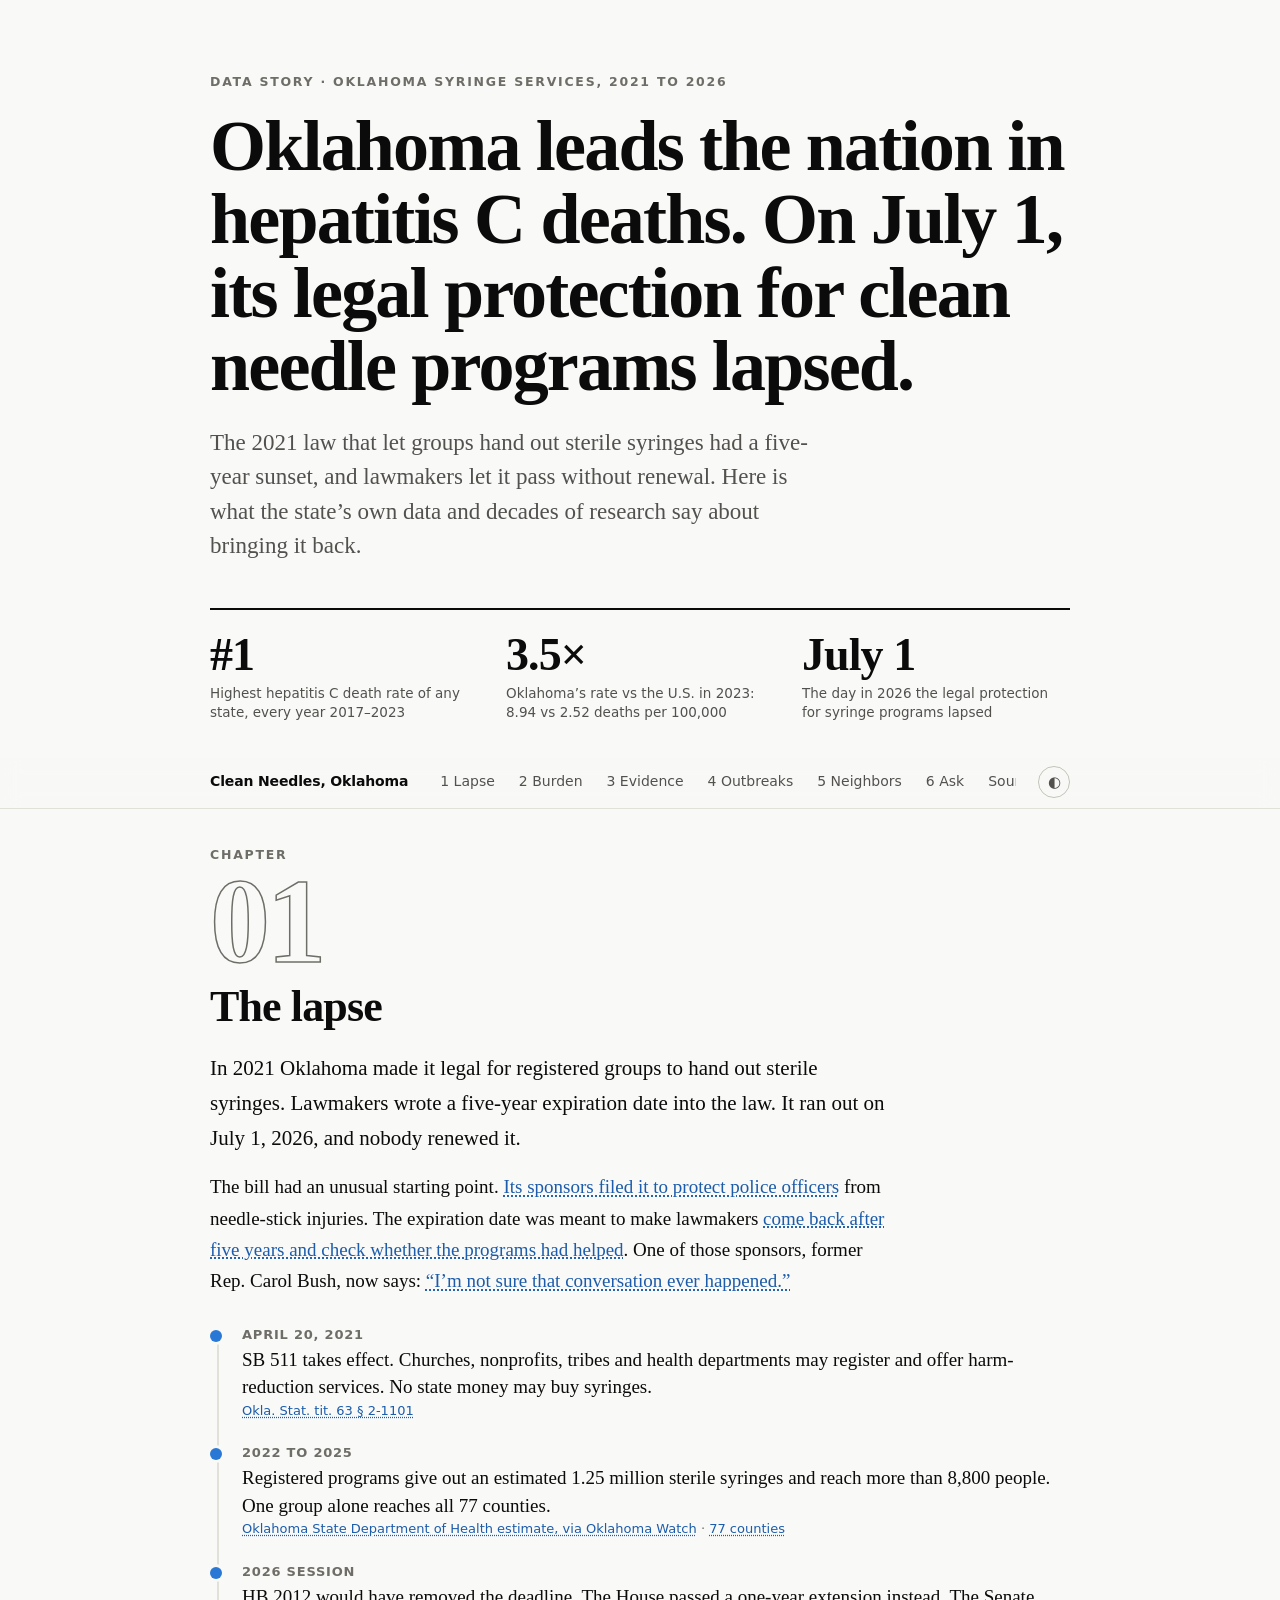
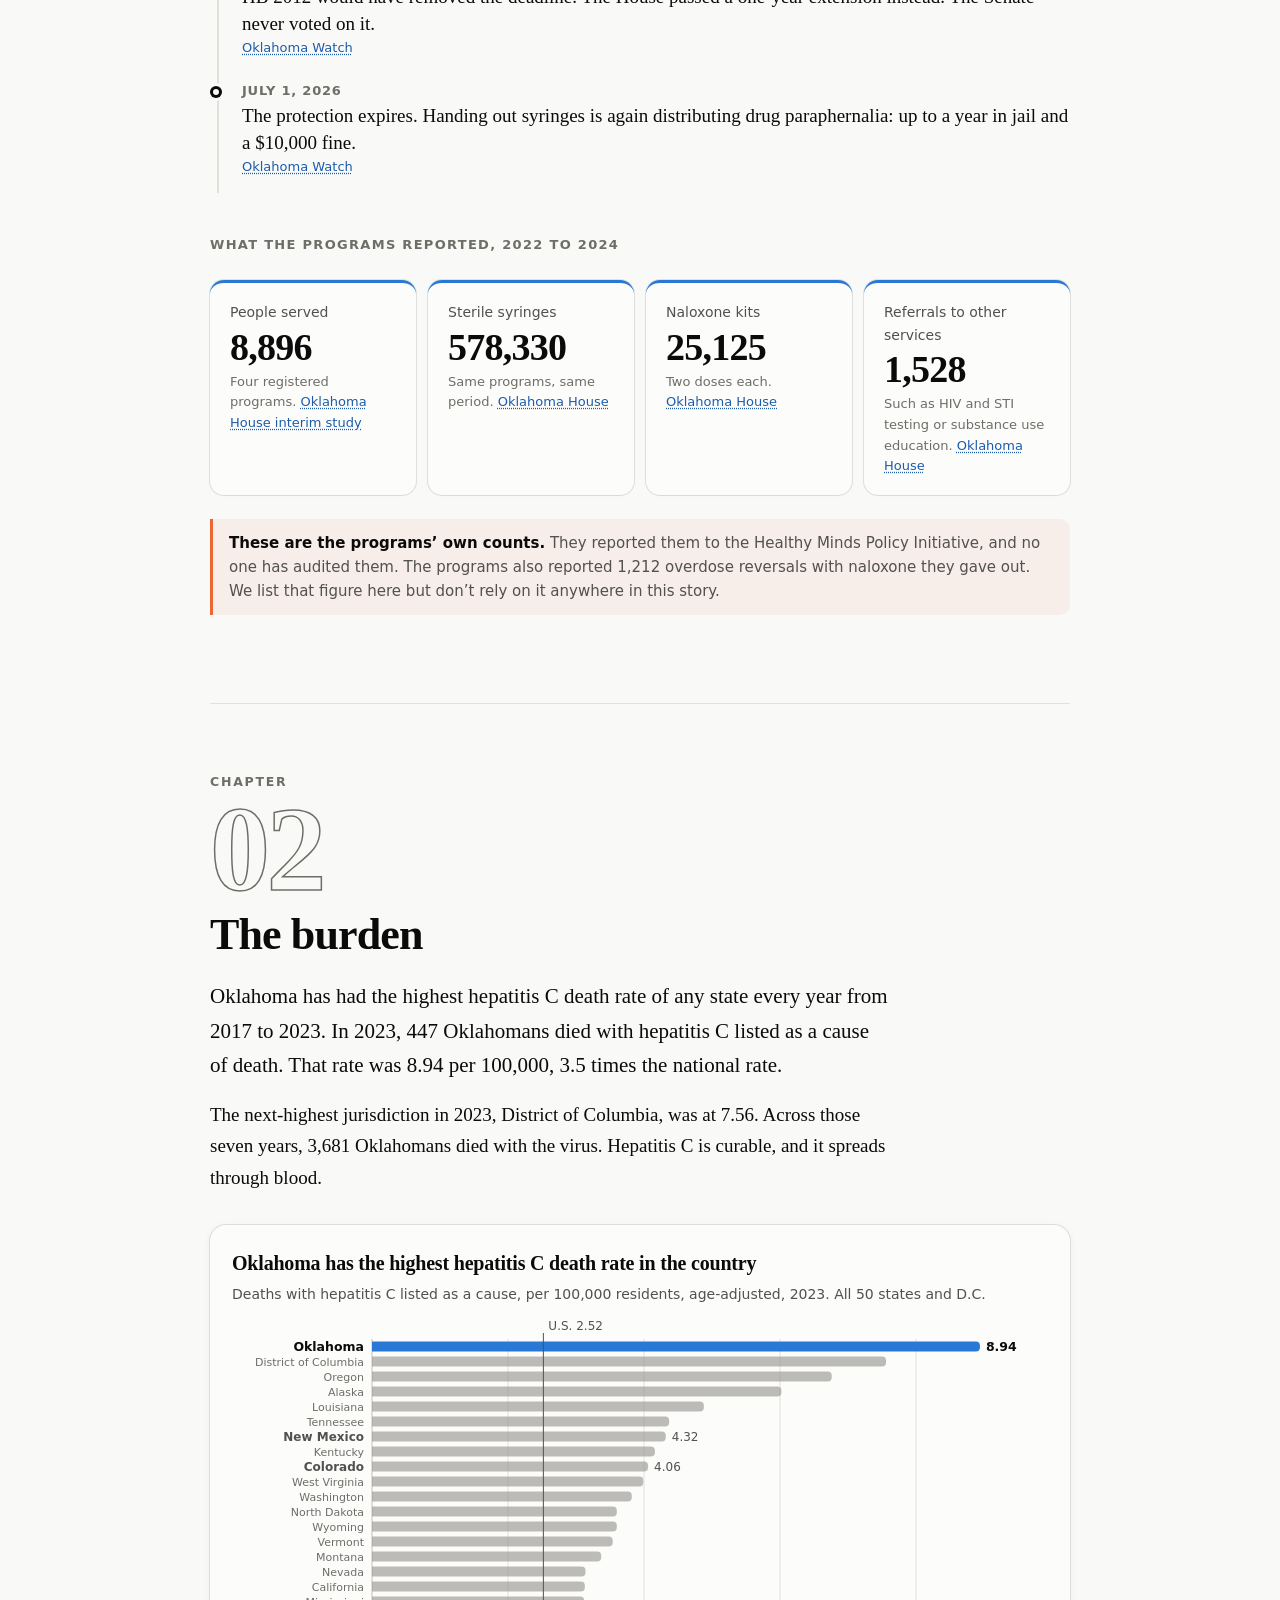
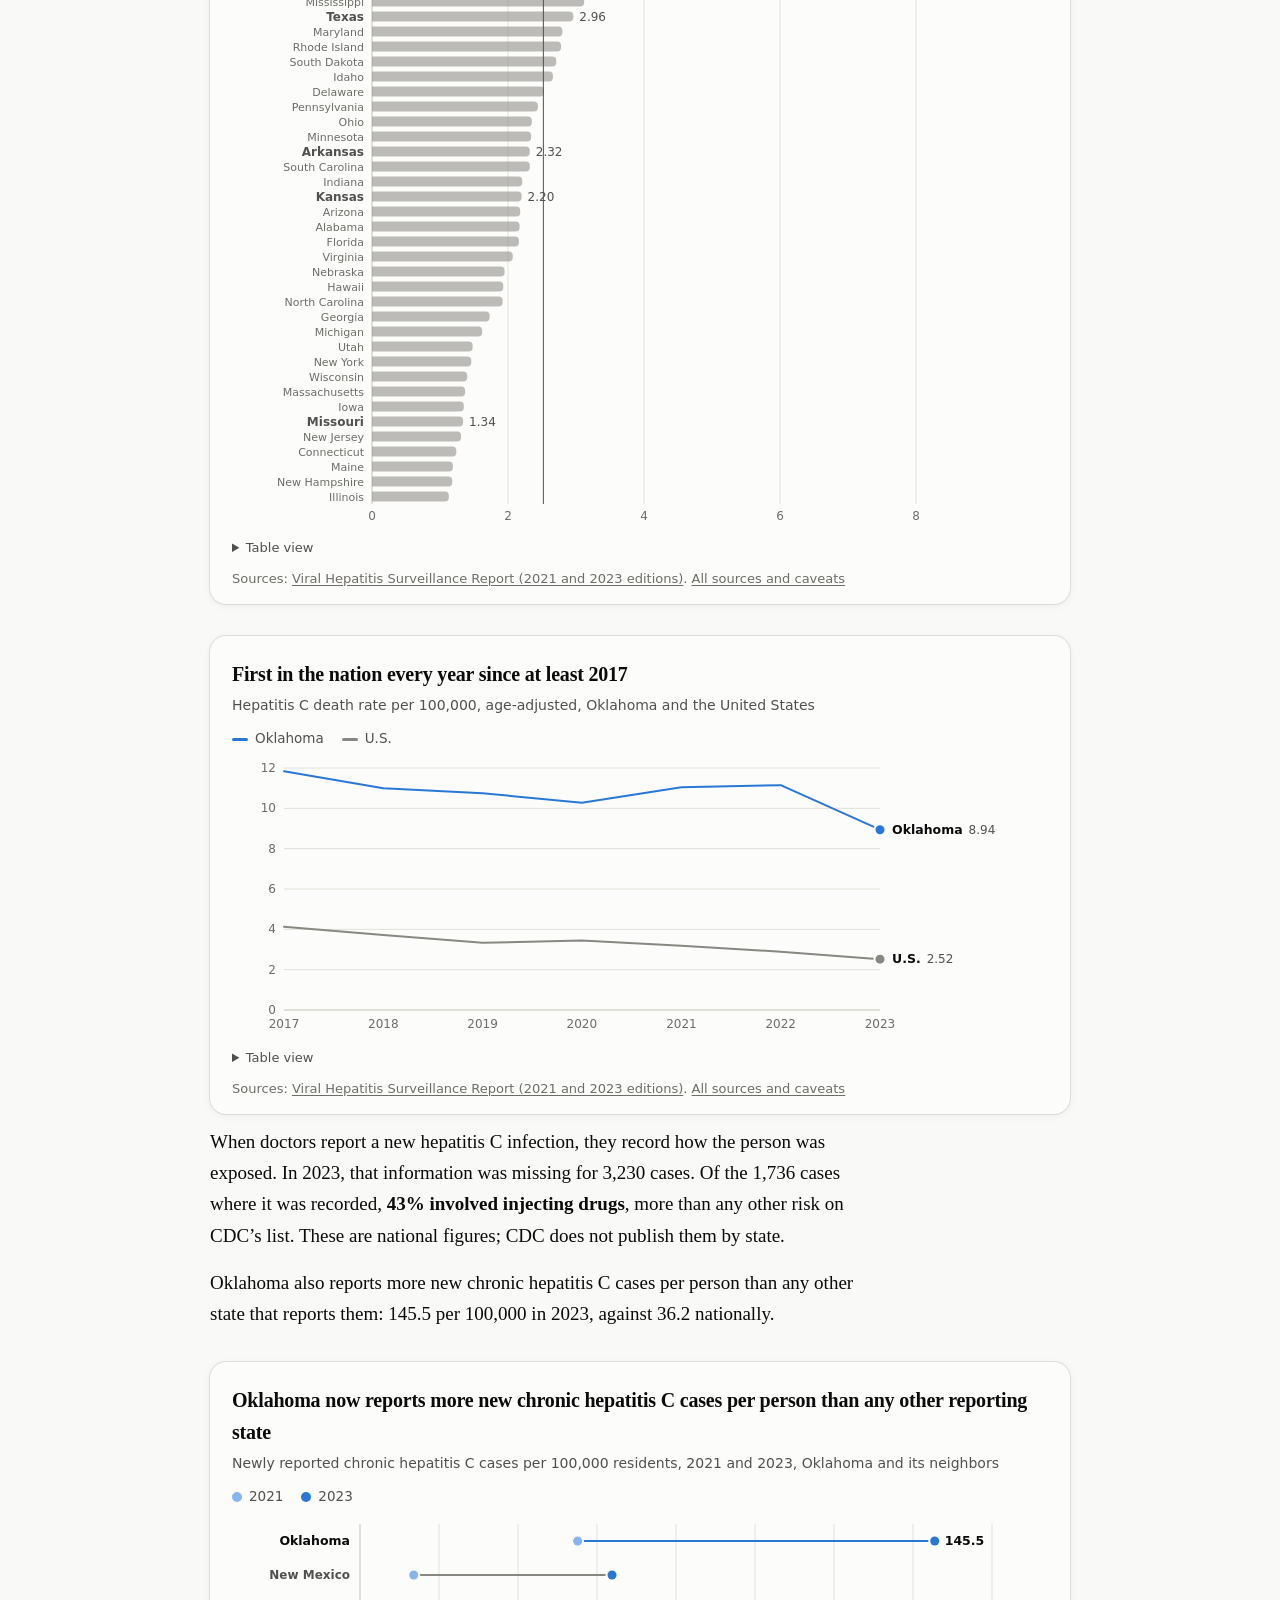
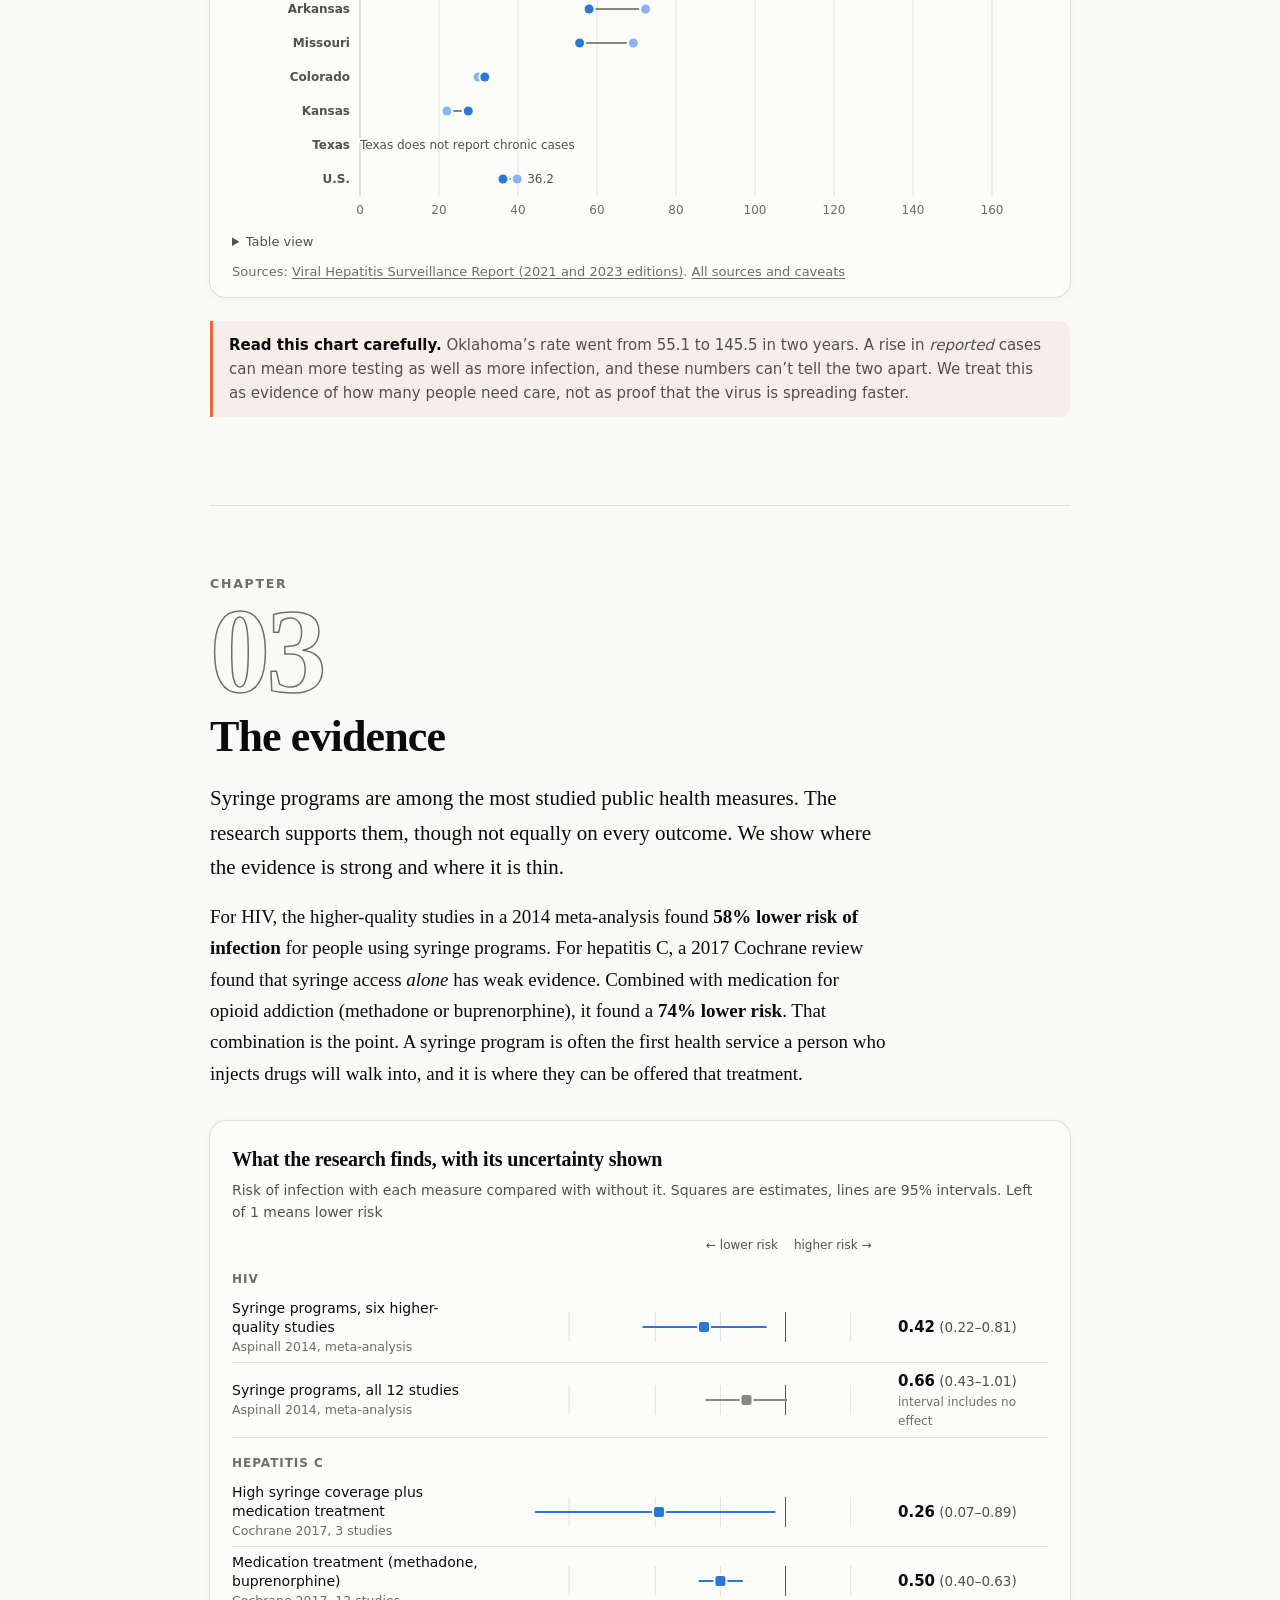
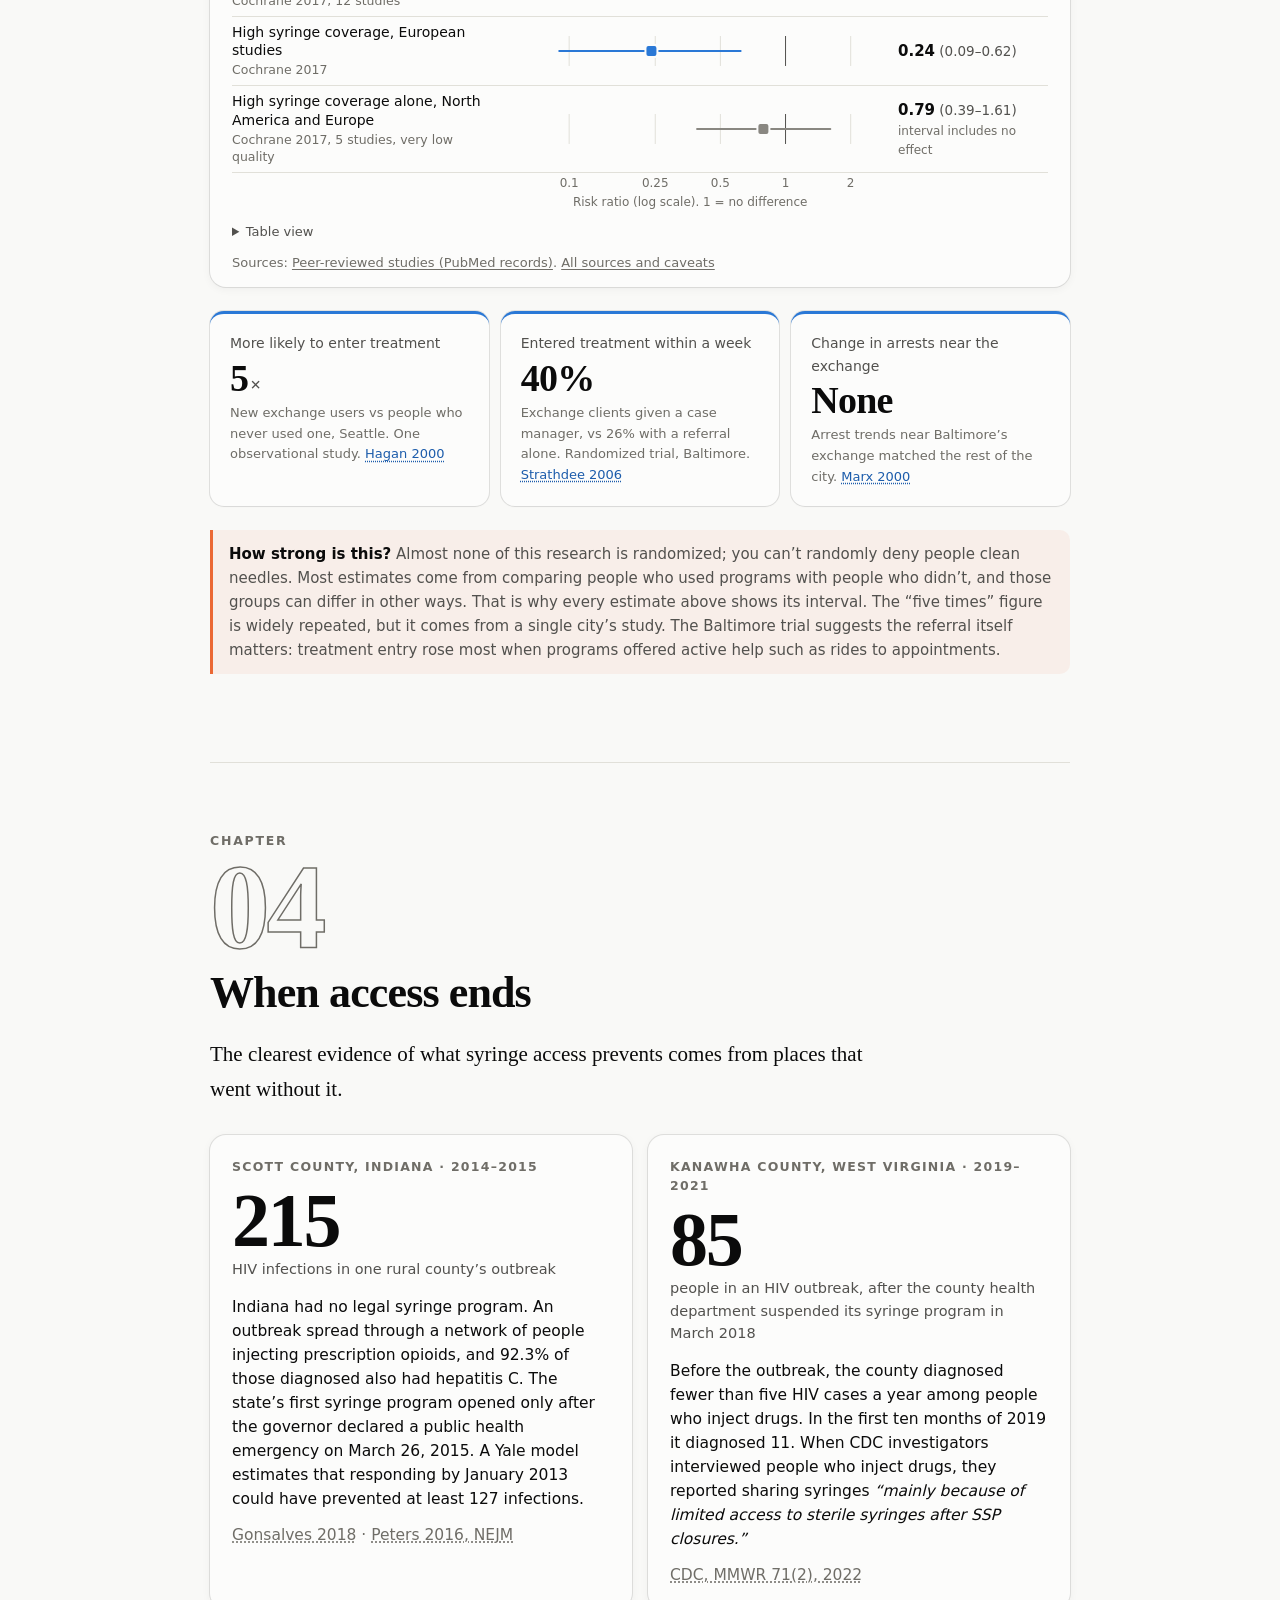
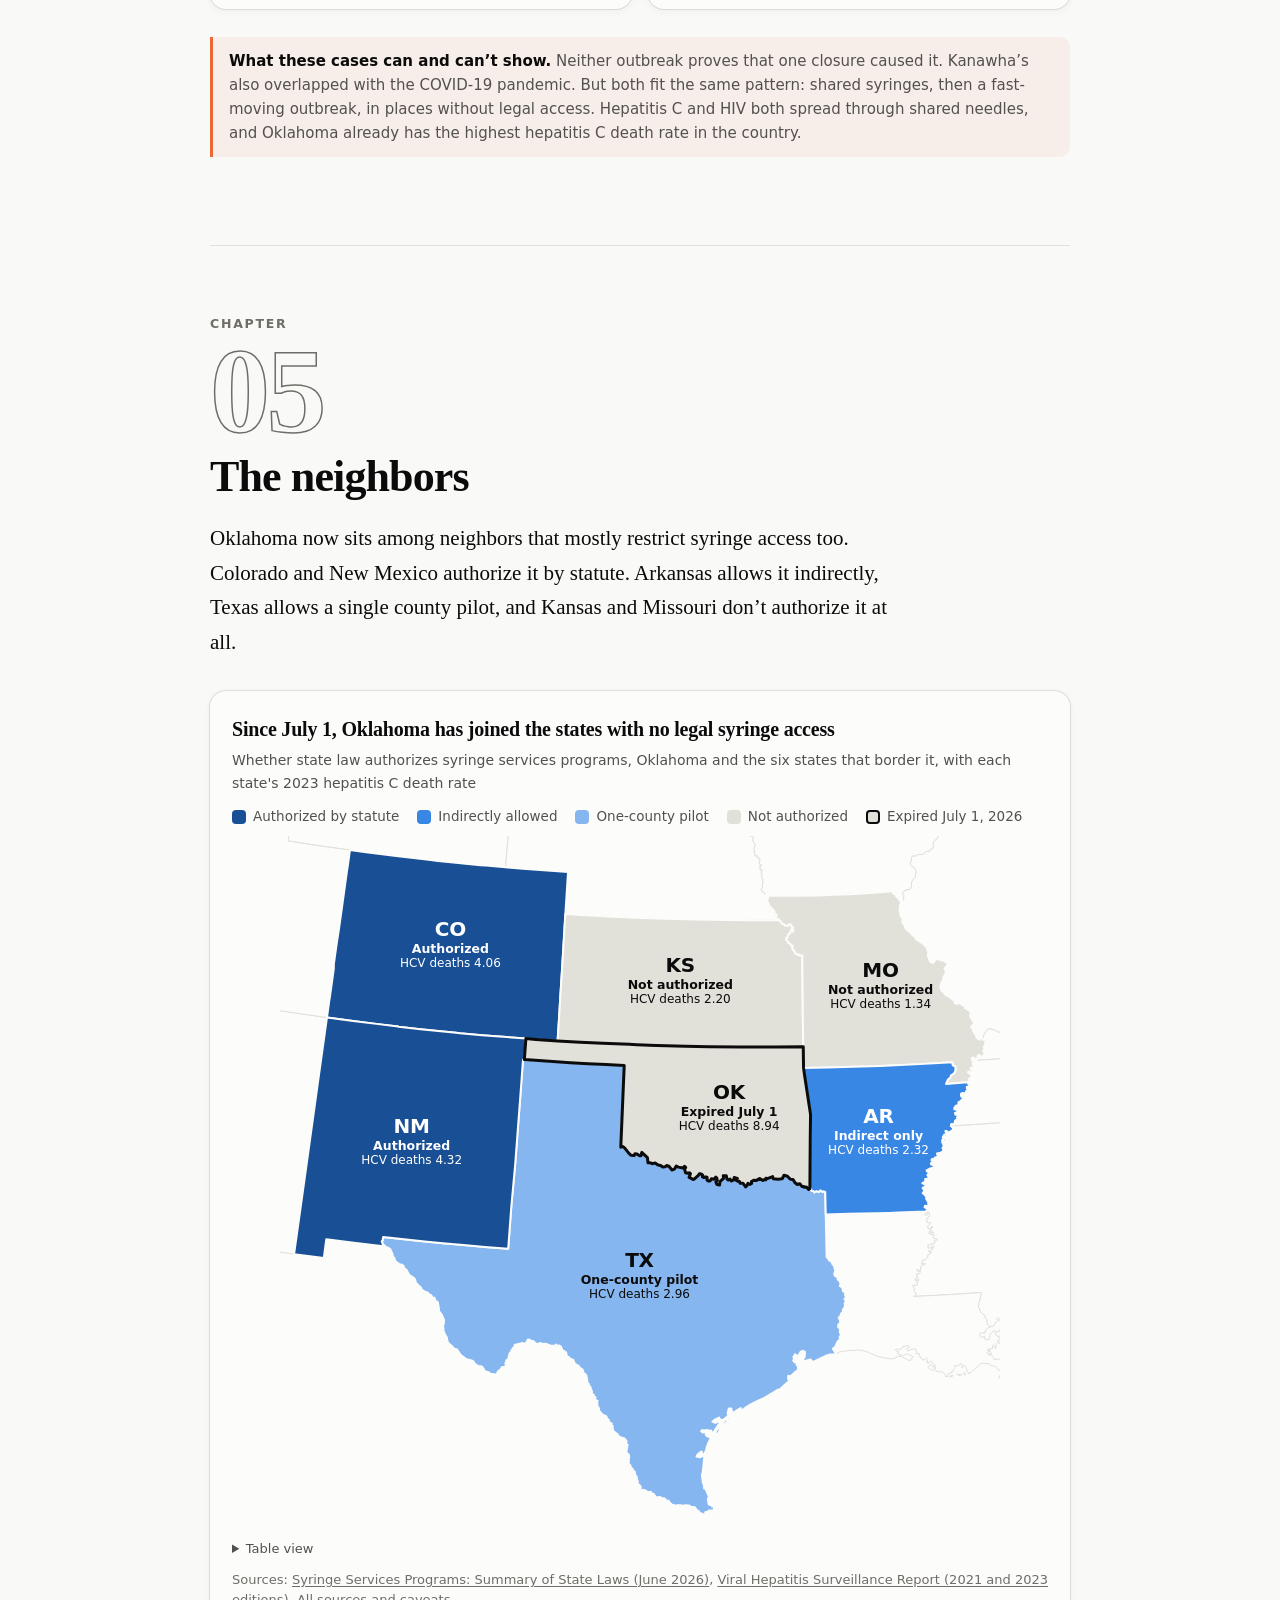
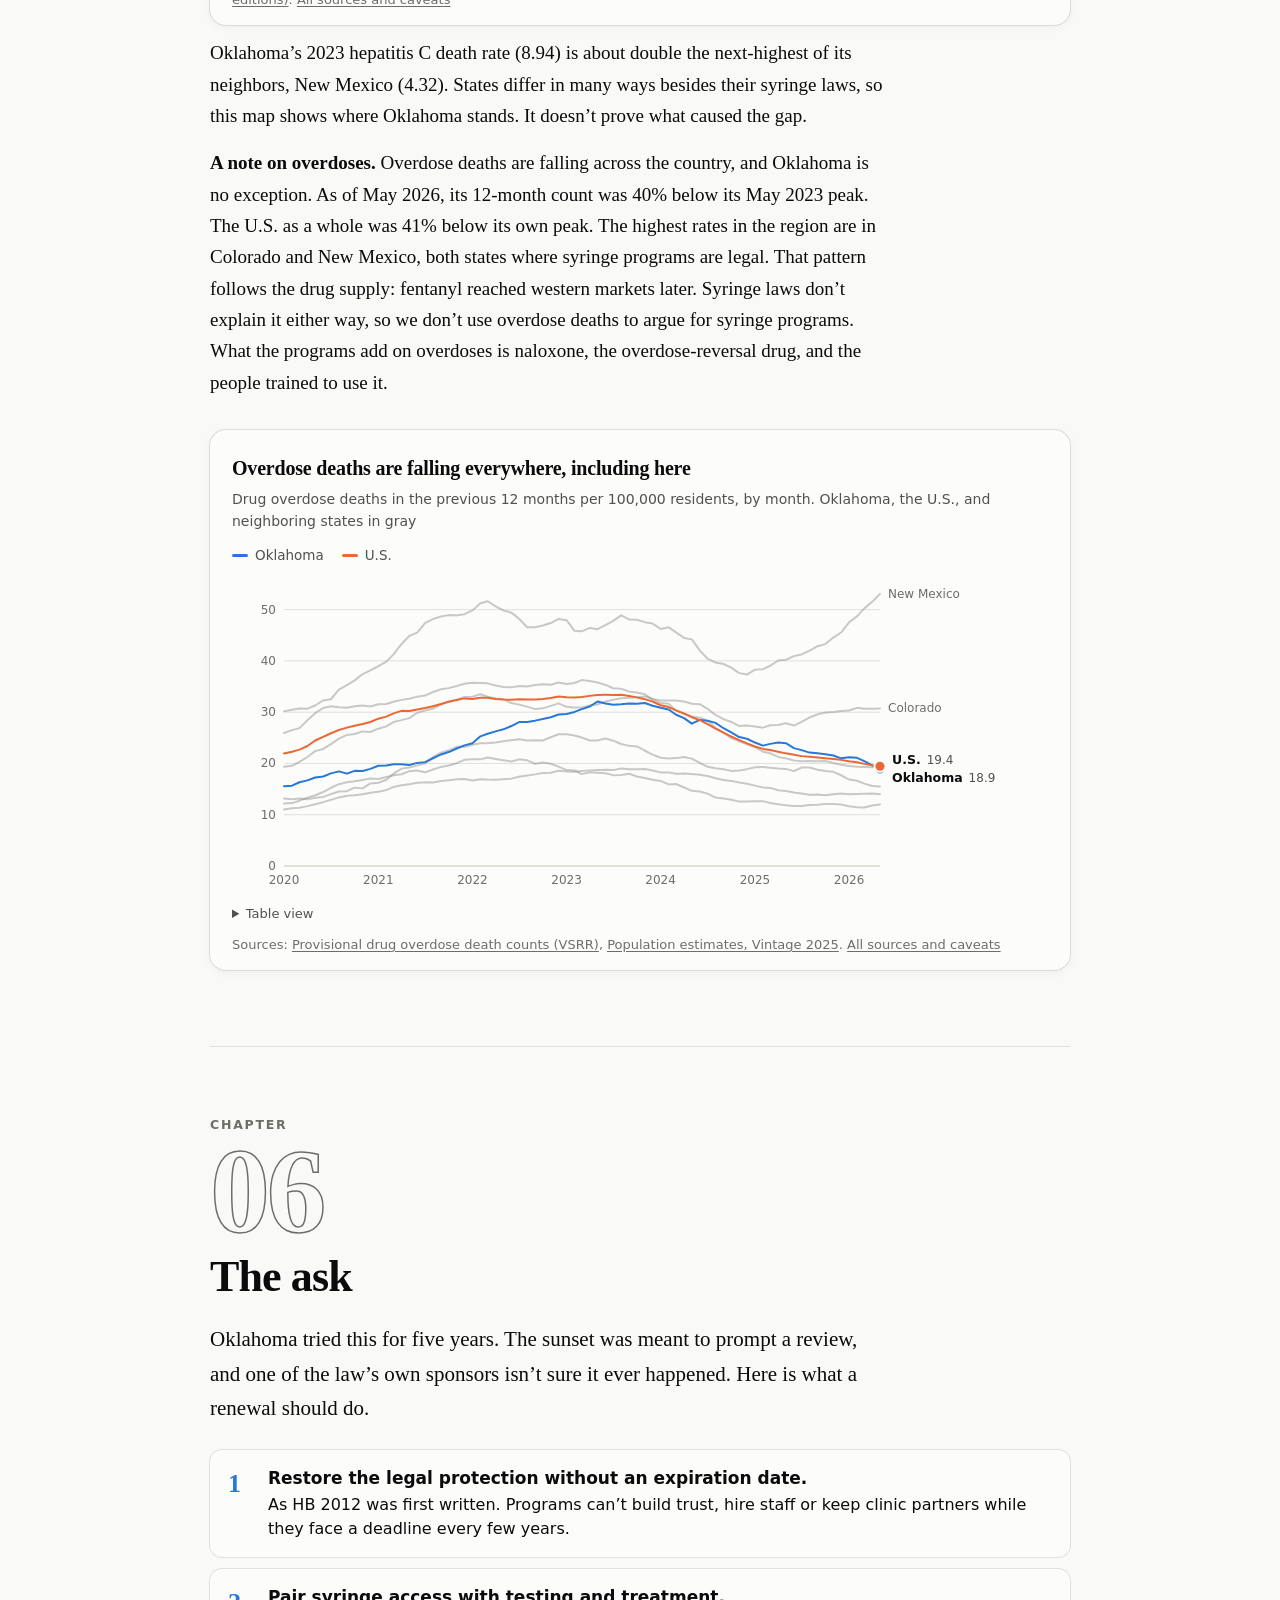
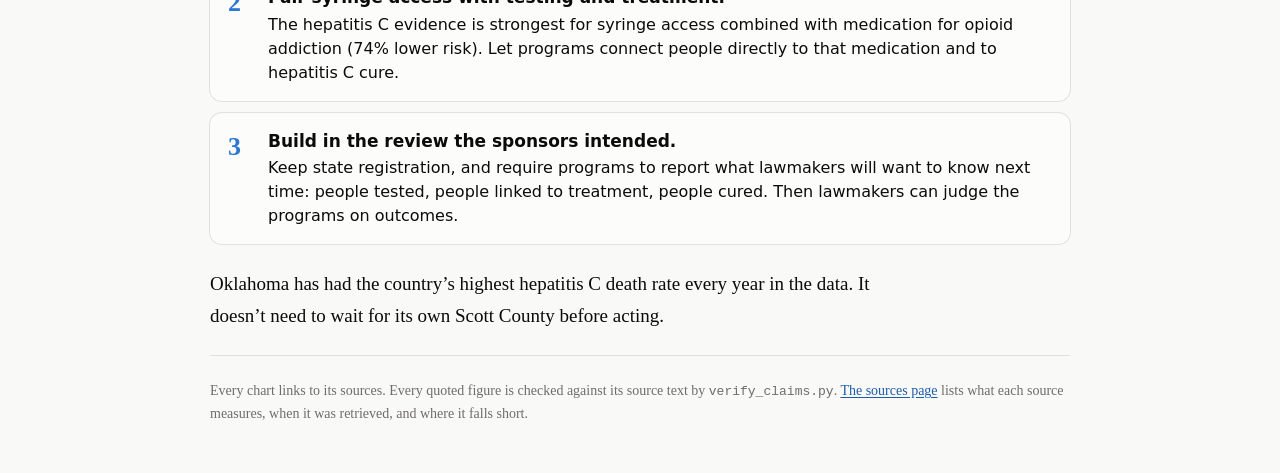
<file: site/index.html>
<!doctype html>
<html lang="en"><head><meta charset="utf-8"><meta name="viewport" content="width=device-width,initial-scale=1">
<title>Clean Needles, Oklahoma</title>
<meta name="description" content="Oklahoma leads the nation in hepatitis C deaths. On July 1, 2026, legal protection for its syringe services programs lapsed. The data, the research, and what to do next.">
<link rel="icon" href="data:,"><link rel="stylesheet" href="assets/style.css"></head>
<body id="top">
<div class="wrap">
<header class="mast">
<p class="eyebrow">Data story &middot; Oklahoma syringe services, 2021 to 2026</p>
<h1>Oklahoma leads the nation in hepatitis C deaths. On July 1, its legal protection for clean needle programs lapsed.</h1>
<p class="dek">The 2021 law that let groups hand out sterile syringes had a five-year sunset, and lawmakers let it pass without renewal. Here is what the state&rsquo;s own data and decades of research say about bringing it back.</p>
<div class="hero">
<div class="hero-stats">
<div><span class="hs-val">#1</span><span class="hs-lab">Highest hepatitis C death rate of any state, every year 2017&ndash;2023</span></div>
<div><span class="hs-val">3.5&times;</span><span class="hs-lab">Oklahoma&rsquo;s rate vs the U.S. in 2023: 8.94 vs 2.52 deaths per 100,000</span></div>
<div><span class="hs-val">July 1</span><span class="hs-lab">The day in 2026 the legal protection for syringe programs lapsed</span></div>
</div>
</div>
</header>
</div>
<nav class="nav" id="nav"><div class="nav-in"><a class="nav-home" href="#top">Clean Needles, Oklahoma</a><span class="nav-links"><a href="#ch1">1 Lapse</a><a href="#ch2">2 Burden</a><a href="#ch3">3 Evidence</a><a href="#ch4">4 Outbreaks</a><a href="#ch5">5 Neighbors</a><a href="#ch6">6 Ask</a><a href="sources.html">Sources</a></span><button id="theme" type="button" aria-label="Toggle light and dark theme">&#9680;</button></div><div class="nav-bar" id="nav-bar"></div></nav>
<div class="wrap">
<section class="chapter" id="ch1"><p class="chap-num"><span>Chapter</span>01</p><h2>The lapse</h2><div class="prose">
<p class="lede">In 2021 Oklahoma made it legal for registered groups to hand out sterile syringes. Lawmakers wrote a five-year expiration date into the law. It ran out on July 1, 2026, and nobody renewed it.</p>
<p>The bill had an unusual starting point. <a class="cite" href="https://oklahomawatch.org/2026/06/30/more-people-sick-or-dying-after-five-years-of-sterile-syringe-distributions-harm-reduction-law-set-to-expire/" title="Protecting law enforcement officers motivated Carol Bush, along with Sen. John Montgomery, to file the bill in 2021">Its sponsors filed it to protect police officers</a> from needle-stick injuries. The expiration date was meant to make lawmakers <a class="cite" href="https://oklahomawatch.org/2026/06/30/more-people-sick-or-dying-after-five-years-of-sterile-syringe-distributions-harm-reduction-law-set-to-expire/" title="agreed to circle back after five years and figure out if the sterile syringe programs had helped">come back after five years and check whether the programs had helped</a>. One of those sponsors, former Rep. Carol Bush, now says: <a class="cite" href="https://oklahomawatch.org/2026/06/30/more-people-sick-or-dying-after-five-years-of-sterile-syringe-distributions-harm-reduction-law-set-to-expire/" title="I&#x27;m not sure that conversation ever happened,">&ldquo;I&rsquo;m not sure that conversation ever happened.&rdquo;</a></p>
</div>
<ol class="timeline">
<li><div class="when">April 20, 2021</div><div class="what">SB 511 takes effect. Churches, nonprofits, tribes and health departments may register and offer harm-reduction services. No state money may buy syringes.</div><div class="src-inline"><a class="cite" href=" 2021 (all)" title="April 20">Okla. Stat. tit. 63 &sect; 2-1101</a></div></li>
<li><div class="when">2022 to 2025</div><div class="what">Registered programs give out an estimated 1.25 million sterile syringes and reach more than 8,800 people. One group alone reaches all 77 counties.</div><div class="src-inline"><a class="cite" href="https://oklahomawatch.org/2026/06/30/more-people-sick-or-dying-after-five-years-of-sterile-syringe-distributions-harm-reduction-law-set-to-expire/" title="The Oklahoma State Department of Health estimated the organizations distributed 1.25 million syringes between 2022 and 2025">Oklahoma State Department of Health estimate, via Oklahoma Watch</a> &middot; <a class="cite" href="https://oklahomawatch.org/2026/06/30/more-people-sick-or-dying-after-five-years-of-sterile-syringe-distributions-harm-reduction-law-set-to-expire/" title="Since 2021, the alliance has distributed sterile syringes to all 77 counties in the state">77 counties</a></div></li>
<li><div class="when">2026 session</div><div class="what">HB 2012 would have removed the deadline. The House passed a one-year extension instead. The Senate never voted on it.</div><div class="src-inline"><a class="cite" href="https://oklahomawatch.org/2026/06/30/more-people-sick-or-dying-after-five-years-of-sterile-syringe-distributions-harm-reduction-law-set-to-expire/" title="The version that passed in the House established a one-year extension, but the bill was never heard on the Senate floor">Oklahoma Watch</a></div></li>
<li class="end"><div class="when">July 1, 2026</div><div class="what">The protection expires. Handing out syringes is again distributing drug paraphernalia: up to a year in jail and a $10,000 fine.</div><div class="src-inline"><a class="cite" href="https://oklahomawatch.org/2026/06/30/more-people-sick-or-dying-after-five-years-of-sterile-syringe-distributions-harm-reduction-law-set-to-expire/" title="a maximum sentence of up to a year in jail ... fines up to $10,000">Oklahoma Watch</a></div></li>
</ol>
<h3 class="kpi-head">What the programs reported, 2022 to 2024</h3>
<div class="kpis"><div class="tile"><div class="lab">People served</div><div class="val">8,896</div><div class="sub">Four registered programs. <a class="cite" href="https://www.okhouse.gov/posts/news-20241011_2" title="Between 2022 and 2024, Oklahoma&#x27;s four harm reduction organizations served 8,896 clients and distributed 578,330 syringes.">Oklahoma House interim study</a></div></div><div class="tile"><div class="lab">Sterile syringes</div><div class="val">578,330</div><div class="sub">Same programs, same period. <a class="cite" href="https://www.okhouse.gov/posts/news-20241011_2" title="served 8,896 clients and distributed 578,330 syringes">Oklahoma House</a></div></div><div class="tile"><div class="lab">Naloxone kits</div><div class="val">25,125</div><div class="sub">Two doses each. <a class="cite" href="https://www.okhouse.gov/posts/news-20241011_2" title="the organizations distributed 25,125 naloxone kits, which included two doses each">Oklahoma House</a></div></div><div class="tile"><div class="lab">Referrals to other services</div><div class="val">1,528</div><div class="sub">Such as HIV and STI testing or substance use education. <a class="cite" href="https://www.okhouse.gov/posts/news-20241011_2" title="The organizations also referred 1,528 clients for services, such as substance use education or testing for HIV and STIs.">Oklahoma House</a></div></div></div>
<p class="caveat"><strong>These are the programs&rsquo; own counts.</strong> They reported them to the Healthy Minds Policy Initiative, and no one has audited them. The programs also reported 1,212 overdose reversals with naloxone they gave out. We list that figure here but don&rsquo;t rely on it anywhere in this story.</p>
</section>
<section class="chapter" id="ch2"><p class="chap-num"><span>Chapter</span>02</p><h2>The burden</h2><div class="prose">
<p class="lede">Oklahoma has had the highest hepatitis C death rate of any state every year from 2017 to 2023. In 2023, 447 Oklahomans died with hepatitis C listed as a cause of death. That rate was 8.94 per 100,000, 3.5 times the national rate.</p>
<p>The next-highest jurisdiction in 2023, District of Columbia, was at 7.56. Across those seven years, 3,681 Oklahomans died with the virus. Hepatitis C is curable, and it spreads through blood.</p>
</div>
<figure><figcaption class="title">Oklahoma has the highest hepatitis C death rate in the country</figcaption><figcaption class="sub">Deaths with hepatitis C listed as a cause, per 100,000 residents, age-adjusted, 2023. All 50 states and D.C.</figcaption><div id="fig-rank"></div><p class="src">Sources: <a href="sources.html#cdc_hcv">Viral Hepatitis Surveillance Report (2021 and 2023 editions)</a>. <a href="sources.html">All sources and caveats</a></p></figure>
<figure><figcaption class="title">First in the nation every year since at least 2017</figcaption><figcaption class="sub">Hepatitis C death rate per 100,000, age-adjusted, Oklahoma and the United States</figcaption><div id="fig-trend"></div><p class="src">Sources: <a href="sources.html#cdc_hcv">Viral Hepatitis Surveillance Report (2021 and 2023 editions)</a>. <a href="sources.html">All sources and caveats</a></p></figure>
<div class="prose">
<p>When doctors report a new hepatitis C infection, they record how the person was exposed. In 2023, that information was missing for 3,230 cases. Of the 1,736 cases where it was recorded, <strong>43% involved injecting drugs</strong>, more than any other risk on CDC&rsquo;s list. These are national figures; CDC does not publish them by state.</p>
<p>Oklahoma also reports more new chronic hepatitis C cases per person than any other state that reports them: 145.5 per 100,000 in 2023, against 36.2 nationally.</p>
</div>
<figure><figcaption class="title">Oklahoma now reports more new chronic hepatitis C cases per person than any other reporting state</figcaption><figcaption class="sub">Newly reported chronic hepatitis C cases per 100,000 residents, 2021 and 2023, Oklahoma and its neighbors</figcaption><div id="fig-chronic"></div><p class="src">Sources: <a href="sources.html#cdc_hcv">Viral Hepatitis Surveillance Report (2021 and 2023 editions)</a>. <a href="sources.html">All sources and caveats</a></p></figure>
<p class="caveat"><strong>Read this chart carefully.</strong> Oklahoma&rsquo;s rate went from 55.1 to 145.5 in two years. A rise in <em>reported</em> cases can mean more testing as well as more infection, and these numbers can&rsquo;t tell the two apart. We treat this as evidence of how many people need care, not as proof that the virus is spreading faster.</p>
</section>
<section class="chapter" id="ch3"><p class="chap-num"><span>Chapter</span>03</p><h2>The evidence</h2><div class="prose">
<p class="lede">Syringe programs are among the most studied public health measures. The research supports them, though not equally on every outcome. We show where the evidence is strong and where it is thin.</p>
<p>For HIV, the higher-quality studies in a 2014 meta-analysis found <strong>58% lower risk of infection</strong> for people using syringe programs. For hepatitis C, a 2017 Cochrane review found that syringe access <em>alone</em> has weak evidence. Combined with medication for opioid addiction (methadone or buprenorphine), it found a <strong>74% lower risk</strong>. That combination is the point. A syringe program is often the first health service a person who injects drugs will walk into, and it is where they can be offered that treatment.</p>
</div>
<figure><figcaption class="title">What the research finds, with its uncertainty shown</figcaption><figcaption class="sub">Risk of infection with each measure compared with without it. Squares are estimates, lines are 95% intervals. Left of 1 means lower risk</figcaption><div id="fig-forest"></div><p class="src">Sources: <a href="sources.html#pubmed">Peer-reviewed studies (PubMed records)</a>. <a href="sources.html">All sources and caveats</a></p></figure>
<div class="kpis"><div class="tile"><div class="lab">More likely to enter treatment</div><div class="val">5<small>×</small></div><div class="sub">New exchange users vs people who never used one, Seattle. One observational study. <a class="cite" href="https://pubmed.ncbi.nlm.nih.gov/11027894/" title="New users of the exchange were five times more likely to enter drug treatment than never-exchangers.">Hagan 2000</a></div></div><div class="tile"><div class="lab">Entered treatment within a week</div><div class="val">40%</div><div class="sub">Exchange clients given a case manager, vs 26% with a referral alone. Randomized trial, Baltimore. <a class="cite" href="https://pubmed.ncbi.nlm.nih.gov/16364566/" title="Overall, 34% entered treatment within 7 days (intervention: 40% versus control: 26%, p=0.03)">Strathdee 2006</a></div></div><div class="tile"><div class="lab">Change in arrests near the exchange</div><div class="val">None</div><div class="sub">Arrest trends near Baltimore&rsquo;s exchange matched the rest of the city. <a class="cite" href="https://pubmed.ncbi.nlm.nih.gov/11111271/" title="No significant differences in arrest trends emerged.">Marx 2000</a></div></div></div>
<p class="caveat"><strong>How strong is this?</strong> Almost none of this research is randomized; you can&rsquo;t randomly deny people clean needles. Most estimates come from comparing people who used programs with people who didn&rsquo;t, and those groups can differ in other ways. That is why every estimate above shows its interval. The &ldquo;five times&rdquo; figure is widely repeated, but it comes from a single city&rsquo;s study. The Baltimore trial suggests the referral itself matters: treatment entry rose most when programs offered active help such as rides to appointments.</p>
</section>
<section class="chapter" id="ch4"><p class="chap-num"><span>Chapter</span>04</p><h2>When access ends</h2><div class="prose">
<p class="lede">The clearest evidence of what syringe access prevents comes from places that went without it.</p>
</div>
<div class="cases">
<article class="case">
<p class="case-where">Scott County, Indiana &middot; 2014&ndash;2015</p>
<p class="case-num">215</p>
<p class="case-lab">HIV infections in one rural county&rsquo;s outbreak</p>
<p>Indiana had no legal syringe program. An outbreak spread through a network of people injecting prescription opioids, and 92.3% of those diagnosed also had hepatitis C. The state&rsquo;s first syringe program opened only after the governor declared a public health emergency on March 26, 2015. A Yale model estimates that responding by January 2013 could have prevented at least 127 infections.</p>
<p class="src"><a class="cite" href="https://pubmed.ncbi.nlm.nih.gov/30220531/" title="with 215 HIV infections eventually attributed to the outbreak">Gonsalves 2018</a> &middot; <a class="cite" href="https://pubmed.ncbi.nlm.nih.gov/27468059/" title="92.3% were coinfected with hepatitis C virus">Peters 2016, NEJM</a></p>
</article>
<article class="case">
<p class="case-where">Kanawha County, West Virginia &middot; 2019&ndash;2021</p>
<p class="case-num">85</p>
<p class="case-lab">people in an HIV outbreak, after the county health department suspended its syringe program in March 2018</p>
<p>Before the outbreak, the county diagnosed fewer than five HIV cases a year among people who inject drugs. In the first ten months of 2019 it diagnosed 11. When CDC investigators interviewed people who inject drugs, they reported sharing syringes <em>&ldquo;mainly because of limited access to sterile syringes after SSP closures.&rdquo;</em></p>
<p class="src"><a class="cite" href="https://www.cdc.gov/mmwr/volumes/71/wr/mm7102a4.htm" title="As of October 27, 2021, 85 persons met the HIV outbreak case definition">CDC, MMWR 71(2), 2022</a></p>
</article>
</div>
<p class="caveat"><strong>What these cases can and can&rsquo;t show.</strong> Neither outbreak proves that one closure caused it. Kanawha&rsquo;s also overlapped with the COVID-19 pandemic. But both fit the same pattern: shared syringes, then a fast-moving outbreak, in places without legal access. Hepatitis C and HIV both spread through shared needles, and Oklahoma already has the highest hepatitis C death rate in the country.</p>
</section>
<section class="chapter" id="ch5"><p class="chap-num"><span>Chapter</span>05</p><h2>The neighbors</h2><div class="prose">
<p class="lede">Oklahoma now sits among neighbors that mostly restrict syringe access too. Colorado and New Mexico authorize it by statute. Arkansas allows it indirectly, Texas allows a single county pilot, and Kansas and Missouri don&rsquo;t authorize it at all.</p>
</div>
<figure><figcaption class="title">Since July 1, Oklahoma has joined the states with no legal syringe access</figcaption><figcaption class="sub">Whether state law authorizes syringe services programs, Oklahoma and the six states that border it, with each state&#x27;s 2023 hepatitis C death rate</figcaption><div id="fig-map"></div><p class="src">Sources: <a href="sources.html#lappa">Syringe Services Programs: Summary of State Laws (June 2026)</a>, <a href="sources.html#cdc_hcv">Viral Hepatitis Surveillance Report (2021 and 2023 editions)</a>. <a href="sources.html">All sources and caveats</a></p></figure>
<div class="prose">
<p>Oklahoma&rsquo;s 2023 hepatitis C death rate (8.94) is about double the next-highest of its neighbors, New Mexico (4.32). States differ in many ways besides their syringe laws, so this map shows where Oklahoma stands. It doesn&rsquo;t prove what caused the gap.</p>
<p><strong>A note on overdoses.</strong> Overdose deaths are falling across the country, and Oklahoma is no exception. As of May 2026, its 12-month count was 40% below its May 2023 peak. The U.S. as a whole was 41% below its own peak. The highest rates in the region are in Colorado and New Mexico, both states where syringe programs are legal. That pattern follows the drug supply: fentanyl reached western markets later. Syringe laws don&rsquo;t explain it either way, so we don&rsquo;t use overdose deaths to argue for syringe programs. What the programs add on overdoses is naloxone, the overdose-reversal drug, and the people trained to use it.</p>
</div>
<figure><figcaption class="title">Overdose deaths are falling everywhere, including here</figcaption><figcaption class="sub">Drug overdose deaths in the previous 12 months per 100,000 residents, by month. Oklahoma, the U.S., and neighboring states in gray</figcaption><div id="fig-overdose"></div><p class="src">Sources: <a href="sources.html#cdc_vsrr">Provisional drug overdose death counts (VSRR)</a>, <a href="sources.html#census_pep">Population estimates, Vintage 2025</a>. <a href="sources.html">All sources and caveats</a></p></figure>
</section>
<section class="chapter" id="ch6"><p class="chap-num"><span>Chapter</span>06</p><h2>The ask</h2><div class="prose">
<p class="lede">Oklahoma tried this for five years. The sunset was meant to prompt a review, and one of the law&rsquo;s own sponsors isn&rsquo;t sure it ever happened. Here is what a renewal should do.</p>
</div>
<ol class="asks">
<li><strong>Restore the legal protection without an expiration date.</strong>As HB 2012 was first written. Programs can&rsquo;t build trust, hire staff or keep clinic partners while they face a deadline every few years.</li>
<li><strong>Pair syringe access with testing and treatment.</strong>The hepatitis C evidence is strongest for syringe access combined with medication for opioid addiction (74% lower risk). Let programs connect people directly to that medication and to hepatitis C cure.</li>
<li><strong>Build in the review the sponsors intended.</strong>Keep state registration, and require programs to report what lawmakers will want to know next time: people tested, people linked to treatment, people cured. Then lawmakers can judge the programs on outcomes.</li>
</ol>
<div class="prose"><p>Oklahoma has had the country&rsquo;s highest hepatitis C death rate every year in the data. It doesn&rsquo;t need to wait for its own Scott County before acting.</p></div>
</section>
<footer>Every chart links to its sources. Every quoted figure is checked against its source text by <code>verify_claims.py</code>. <a href="sources.html">The sources page</a> lists what each source measures, when it was retrieved, and where it falls short.</footer>
</div>
<script src="assets/vendor/d3.min.js"></script>
<script src="assets/vendor/topojson-client.min.js"></script>
<script>window.STORY = {"region": ["Oklahoma", "Texas", "Arkansas", "Kansas", "Missouri", "Colorado", "New Mexico"], "abbr": {"Oklahoma": "OK", "Texas": "TX", "Arkansas": "AR", "Kansas": "KS", "Missouri": "MO", "Colorado": "CO", "New Mexico": "NM"}, "hcv_deaths": {"years": [2017, 2018, 2019, 2020, 2021, 2022, 2023], "rate": {"Alabama": [2.97, 2.54, 2.06, 2.67, 2.29, 2.51, 2.17], "Alaska": [4.38, 5.0, 4.66, 5.17, 4.66, 3.67, 6.02], "Arizona": [5.45, 3.84, 3.01, 3.36, 2.82, 2.49, 2.18], "Arkansas": [4.43, 3.86, 3.45, 3.43, 3.58, 2.77, 2.32], "California": [5.58, 4.98, 4.36, 4.54, 4.07, 3.51, 3.13], "Colorado": [5.62, 5.48, 5.24, 5.84, 5.59, 4.62, 4.06], "Connecticut": [2.61, 1.72, 2.03, 1.97, 1.18, 1.2, 1.24], "Delaware": [3.8, 2.33, 2.12, 1.94, 2.43, 3.59, 2.53], "District of Columbia": [11.42, 9.4, 10.08, 9.65, 9.2, 7.18, 7.56], "Florida": [4.16, 3.34, 3.31, 3.22, 2.89, 2.41, 2.16], "Georgia": [2.66, 2.46, 2.33, 2.38, 1.97, 1.76, 1.73], "Hawaii": [3.48, 2.42, 2.38, 2.63, 1.85, 1.59, 1.93], "Idaho": [3.82, 4.87, 4.07, 3.88, 3.14, 3.19, 2.66], "Illinois": [1.72, 1.67, 1.31, 1.68, 1.6, 1.27, 1.13], "Indiana": [3.16, 2.98, 2.76, 2.56, 2.89, 2.48, 2.21], "Iowa": [3.01, 2.4, 2.82, 2.36, 2.06, 1.85, 1.35], "Kansas": [3.83, 3.48, 3.12, 3.54, 2.8, 2.39, 2.2], "Kentucky": [5.58, 5.77, 5.08, 6.17, 5.34, 5.27, 4.16], "Louisiana": [6.49, 5.92, 5.7, 5.6, 5.34, 4.71, 4.88], "Maine": [1.6, 1.69, 1.31, 2.14, 1.25, 1.31, 1.19], "Maryland": [4.41, 4.44, 3.48, 3.77, 2.69, 3.35, 2.8], "Massachusetts": [3.0, 2.33, 2.09, 2.26, 2.11, 1.96, 1.37], "Michigan": [2.61, 2.72, 2.5, 2.26, 2.22, 2.05, 1.62], "Minnesota": [3.19, 2.81, 2.65, 3.03, 2.79, 2.65, 2.34], "Mississippi": [4.38, 3.7, 3.85, 4.05, 4.01, 3.79, 3.12], "Missouri": [3.06, 3.09, 2.47, 2.44, 2.18, 1.88, 1.34], "Montana": [4.89, 5.36, 4.02, 5.54, 4.23, 4.66, 3.37], "Nebraska": [3.29, 3.26, 2.41, 2.53, 2.78, 2.42, 1.95], "Nevada": [4.0, 3.59, 3.19, 2.81, 3.06, 3.25, 3.14], "New Hampshire": [2.9, 3.36, 2.28, 2.05, 1.97, 1.96, 1.18], "New Jersey": [2.9, 2.64, 1.89, 2.1, 1.5, 1.7, 1.31], "New Mexico": [6.7, 6.3, 6.33, 6.91, 6.45, 4.04, 4.32], "New York": [2.71, 2.4, 2.12, 2.14, 1.96, 1.73, 1.46], "North Carolina": [3.44, 3.11, 2.82, 2.65, 2.49, 2.5, 1.92], "North Dakota": [2.88, 2.52, 3.42, 2.34, 2.42, 3.99, 3.6], "Ohio": [3.48, 3.16, 2.9, 3.11, 2.55, 2.45, 2.35], "Oklahoma": [11.84, 11.0, 10.75, 10.28, 11.05, 11.15, 8.94], "Oregon": [9.24, 8.03, 7.26, 7.41, 7.59, 6.76, 6.76], "Pennsylvania": [3.15, 2.37, 2.48, 2.39, 2.56, 2.22, 2.44], "Rhode Island": [5.15, 6.37, 3.79, 3.5, 3.33, 2.67, 2.78], "South Carolina": [4.51, 3.7, 3.09, 3.27, 3.52, 3.25, 2.32], "South Dakota": [2.56, 2.8, 2.61, 2.82, 3.14, 3.54, 2.71], "Tennessee": [5.57, 6.01, 5.77, 5.66, 5.35, 4.9, 4.37], "Texas": [6.03, 5.3, 4.2, 4.15, 3.94, 3.55, 2.96], "Utah": [2.29, 2.59, 2.17, 2.28, 1.57, 1.33, 1.48], "Vermont": [4.44, 3.32, 2.95, 4.54, 3.82, 4.29, 3.54], "Virginia": [2.68, 2.48, 2.29, 2.62, 2.68, 2.63, 2.07], "Washington": [5.46, 4.76, 4.43, 4.32, 4.67, 4.17, 3.82], "West Virginia": [4.94, 4.9, 4.92, 5.64, 6.65, 5.15, 3.99], "Wisconsin": [1.82, 1.9, 1.72, 2.49, 1.96, 1.75, 1.4], "Wyoming": [5.5, 5.84, 5.33, 6.31, 4.12, 4.84, 3.6], "United States": [4.13, 3.72, 3.33, 3.45, 3.18, 2.89, 2.52]}, "count": {"Alabama": [188.0, 167.0, 134.0, 178.0, 160.0, 166.0, 146.0], "Alaska": [38.0, 40.0, 41.0, 46.0, 40.0, 32.0, 49.0], "Arizona": [480.0, 348.0, 277.0, 329.0, 267.0, 233.0, 212.0], "Arkansas": [169.0, 150.0, 134.0, 138.0, 141.0, 114.0, 95.0], "California": [2630.0, 2391.0, 2114.0, 2209.0, 1972.0, 1739.0, 1544.0], "Colorado": [386.0, 387.0, 376.0, 424.0, 411.0, 342.0, 299.0], "Connecticut": [130.0, 89.0, 102.0, 102.0, 60.0, 60.0, 67.0], "Delaware": [49.0, 34.0, 26.0, 30.0, 36.0, 50.0, 35.0], "District of Columbia": [83.0, 70.0, 75.0, 73.0, 66.0, 53.0, 56.0], "Florida": [1222.0, 1005.0, 1025.0, 1012.0, 913.0, 778.0, 698.0], "Georgia": [344.0, 326.0, 313.0, 318.0, 264.0, 240.0, 238.0], "Hawaii": [67.0, 49.0, 45.0, 55.0, 42.0, 34.0, 41.0], "Idaho": [84.0, 108.0, 93.0, 90.0, 80.0, 81.0, 71.0], "Illinois": [288.0, 279.0, 221.0, 288.0, 272.0, 218.0, 193.0], "Indiana": [269.0, 259.0, 241.0, 223.0, 254.0, 219.0, 189.0], "Iowa": [122.0, 98.0, 116.0, 102.0, 93.0, 79.0, 62.0], "Kansas": [141.0, 130.0, 116.0, 135.0, 108.0, 91.0, 83.0], "Kentucky": [306.0, 319.0, 267.0, 332.0, 296.0, 295.0, 229.0], "Louisiana": [382.0, 352.0, 347.0, 349.0, 323.0, 288.0, 288.0], "Maine": [32.0, 34.0, 23.0, 34.0, 25.0, 27.0, 28.0], "Maryland": [340.0, 352.0, 282.0, 311.0, 227.0, 275.0, 238.0], "Massachusetts": [267.0, 211.0, 192.0, 205.0, 190.0, 184.0, 128.0], "Michigan": [368.0, 384.0, 359.0, 326.0, 324.0, 299.0, 238.0], "Minnesota": [235.0, 209.0, 199.0, 220.0, 212.0, 205.0, 184.0], "Mississippi": [159.0, 141.0, 144.0, 157.0, 152.0, 149.0, 120.0], "Missouri": [247.0, 244.0, 205.0, 200.0, 183.0, 153.0, 112.0], "Montana": [68.0, 76.0, 54.0, 80.0, 60.0, 69.0, 44.0], "Nebraska": [79.0, 72.0, 59.0, 63.0, 73.0, 62.0, 52.0], "Nevada": [153.0, 140.0, 128.0, 115.0, 129.0, 135.0, 133.0], "New Hampshire": [57.0, 64.0, 44.0, 38.0, 35.0, 40.0, 25.0], "New Jersey": [342.0, 309.0, 224.0, 252.0, 187.0, 213.0, 162.0], "New Mexico": [175.0, 163.0, 165.0, 185.0, 171.0, 113.0, 119.0], "New York": [701.0, 615.0, 556.0, 567.0, 535.0, 487.0, 407.0], "North Carolina": [460.0, 426.0, 402.0, 369.0, 351.0, 350.0, 274.0], "North Dakota": [23.0, 23.0, 30.0, 20.0, 22.0, 36.0, 29.0], "Ohio": [541.0, 480.0, 450.0, 491.0, 393.0, 382.0, 373.0], "Oklahoma": [555.0, 534.0, 533.0, 501.0, 553.0, 558.0, 447.0], "Oregon": [518.0, 466.0, 425.0, 448.0, 457.0, 407.0, 414.0], "Pennsylvania": [563.0, 417.0, 445.0, 423.0, 469.0, 403.0, 437.0], "Rhode Island": [76.0, 91.0, 57.0, 51.0, 53.0, 38.0, 43.0], "South Carolina": [302.0, 259.0, 220.0, 240.0, 257.0, 238.0, 179.0], "South Dakota": [29.0, 30.0, 29.0, 32.0, 35.0, 41.0, 30.0], "Tennessee": [469.0, 517.0, 491.0, 491.0, 472.0, 438.0, 399.0], "Texas": [1888.0, 1708.0, 1383.0, 1397.0, 1336.0, 1201.0, 1012.0], "Utah": [68.0, 78.0, 69.0, 73.0, 54.0, 44.0, 51.0], "Vermont": [40.0, 30.0, 30.0, 37.0, 32.0, 37.0, 31.0], "Virginia": [290.0, 272.0, 249.0, 293.0, 300.0, 298.0, 243.0], "Washington": [528.0, 466.0, 441.0, 444.0, 480.0, 431.0, 407.0], "West Virginia": [116.0, 108.0, 108.0, 112.0, 135.0, 114.0, 85.0], "Wisconsin": [145.0, 151.0, 141.0, 202.0, 163.0, 141.0, 124.0], "Wyoming": [41.0, 42.0, 42.0, 53.0, 32.0, 37.0, 31.0], "United States": [17253.0, 15713.0, 14242.0, 14863.0, 13895.0, 12717.0, 11194.0]}, "rank": {"2017": {"oklahoma": 1, "of": 51, "second": "District of Columbia"}, "2018": {"oklahoma": 1, "of": 51, "second": "District of Columbia"}, "2019": {"oklahoma": 1, "of": 51, "second": "District of Columbia"}, "2020": {"oklahoma": 1, "of": 51, "second": "District of Columbia"}, "2021": {"oklahoma": 1, "of": 51, "second": "District of Columbia"}, "2022": {"oklahoma": 1, "of": 51, "second": "District of Columbia"}, "2023": {"oklahoma": 1, "of": 51, "second": "District of Columbia"}}}, "hcv_chronic": {"2021": {"Alabama": [4273.0, 84.8], "Alaska": [498.0, 68.0], "Arizona": [null, null], "Arkansas": [2189.0, 72.3], "Colorado": [1737.0, 29.9], "Connecticut": [809.0, 22.4], "Delaware": [710.0, 70.8], "District of Columbia": [null, null], "Florida": [9130.0, 41.9], "Georgia": [4405.0, 40.8], "Hawaii": [null, null], "Idaho": [669.0, 35.2], "Illinois": [2759.0, 21.8], "Indiana": [null, null], "Iowa": [729.0, 22.8], "Kansas": [647.0, 22.0], "Kentucky": [null, null], "Louisiana": [3634.0, 78.6], "Maine": [704.0, 51.3], "Maryland": [2142.0, 34.7], "Massachusetts": [2346.0, 33.6], "Michigan": [2396.0, 23.8], "Minnesota": [843.0, 14.8], "Mississippi": [1951.0, 66.1], "Missouri": [4267.0, 69.2], "Montana": [684.0, 61.9], "Nebraska": [414.0, 21.1], "Nevada": [1904.0, 60.6], "New Hampshire": [47.0, 3.4], "New Jersey": [2366.0, 25.5], "New Mexico": [288.0, 13.6], "New York": [4695.0, 23.7], "North Carolina": [null, null], "North Dakota": [461.0, 59.5], "Ohio": [6661.0, 56.5], "Oklahoma": [2196.0, 55.1], "Oregon": [1657.0, 39.0], "Pennsylvania": [6891.0, 53.2], "Rhode Island": [null, null], "South Carolina": [3448.0, 66.4], "South Dakota": [425.0, 47.5], "Tennessee": [6945.0, 99.6], "Texas": [null, null], "Utah": [835.0, 25.0], "Vermont": [307.0, 47.6], "Virginia": [3792.0, 43.9], "Washington": [2566.0, 33.2], "West Virginia": [2699.0, 151.4], "Wisconsin": [1385.0, 23.5], "Wyoming": [319.0, 55.1], "United States": [107540.0, 39.8]}, "2023": {"Alabama": [3576.0, 70.0], "Alaska": [524.0, 71.4], "Arizona": [null, null], "Arkansas": [1778.0, 58.0], "California": [9547.0, 24.5], "Colorado": [1859.0, 31.6], "Connecticut": [622.0, 17.2], "Delaware": [449.0, 43.5], "District of Columbia": [113.0, 16.6], "Florida": [8389.0, 37.1], "Georgia": [4457.0, 40.4], "Hawaii": [null, null], "Idaho": [519.0, 26.4], "Illinois": [2111.0, 16.8], "Indiana": [2641.0, 38.5], "Iowa": [587.0, 18.3], "Kansas": [807.0, 27.4], "Kentucky": [null, null], "Louisiana": [2796.0, 61.1], "Maine": [500.0, 35.8], "Maryland": [1684.0, 27.2], "Massachusetts": [4366.0, 62.4], "Michigan": [1791.0, 17.8], "Minnesota": [945.0, 16.5], "Mississippi": [1427.0, 48.5], "Missouri": [3442.0, 55.6], "Montana": [737.0, 65.1], "Nebraska": [342.0, 17.3], "Nevada": [1446.0, 45.3], "New Hampshire": [163.0, 11.6], "New Jersey": [2183.0, 23.5], "New Mexico": [1348.0, 63.8], "New York": [4012.0, 20.5], "North Carolina": [null, null], "North Dakota": [352.0, 44.9], "Ohio": [5217.0, 44.3], "Oklahoma": [5899.0, 145.5], "Oregon": [1343.0, 31.7], "Pennsylvania": [4973.0, 38.4], "Rhode Island": [647.0, 59.0], "South Carolina": [2608.0, 48.5], "South Dakota": [471.0, 51.2], "Tennessee": [5095.0, 71.5], "Texas": [null, null], "Utah": [662.0, 19.4], "Vermont": [235.0, 36.3], "Virginia": [3373.0, 38.7], "Washington": [2213.0, 28.3], "West Virginia": [1988.0, 112.3], "Wisconsin": [1079.0, 18.3], "Wyoming": [209.0, 35.8], "United States": [101525.0, 36.2]}}, "overdose": {"months": ["2020-01", "2020-02", "2020-03", "2020-04", "2020-05", "2020-06", "2020-07", "2020-08", "2020-09", "2020-10", "2020-11", "2020-12", "2021-01", "2021-02", "2021-03", "2021-04", "2021-05", "2021-06", "2021-07", "2021-08", "2021-09", "2021-10", "2021-11", "2021-12", "2022-01", "2022-02", "2022-03", "2022-04", "2022-05", "2022-06", "2022-07", "2022-08", "2022-09", "2022-10", "2022-11", "2022-12", "2023-01", "2023-02", "2023-03", "2023-04", "2023-05", "2023-06", "2023-07", "2023-08", "2023-09", "2023-10", "2023-11", "2023-12", "2024-01", "2024-02", "2024-03", "2024-04", "2024-05", "2024-06", "2024-07", "2024-08", "2024-09", "2024-10", "2024-11", "2024-12", "2025-01", "2025-02", "2025-03", "2025-04", "2025-05", "2025-06", "2025-07", "2025-08", "2025-09", "2025-10", "2025-11", "2025-12", "2026-01", "2026-02", "2026-03", "2026-04", "2026-05"], "Arkansas": {"rate": [12.17, 12.27, 12.74, 13.34, 13.8, 14.43, 15.26, 15.96, 16.32, 16.52, 16.79, 17.05, 16.95, 17.34, 17.71, 17.9, 18.5, 18.63, 18.27, 18.83, 19.33, 19.59, 20.05, 20.71, 20.8, 20.8, 21.17, 20.87, 20.61, 20.38, 20.8, 20.61, 19.95, 20.18, 19.95, 19.39, 18.7, 18.63, 17.92, 18.27, 18.18, 18.08, 17.72, 17.75, 17.98, 17.46, 17.17, 16.84, 16.6, 15.92, 15.99, 15.31, 14.66, 14.53, 14.11, 13.34, 13.15, 12.92, 12.56, 12.6, 12.62, 12.65, 12.3, 12.04, 11.85, 11.69, 11.69, 11.91, 11.94, 12.07, 12.1, 11.98, 11.65, 11.46, 11.4, 11.81, 12.01], "n": [367.0, 370.0, 384.0, 402.0, 416.0, 435.0, 460.0, 481.0, 492.0, 498.0, 506.0, 514.0, 513.0, 525.0, 536.0, 542.0, 560.0, 564.0, 553.0, 570.0, 585.0, 593.0, 607.0, 627.0, 634.0, 634.0, 645.0, 636.0, 628.0, 621.0, 634.0, 628.0, 608.0, 615.0, 608.0, 591.0, 574.0, 572.0, 550.0, 561.0, 558.0, 555.0, 544.0, 545.0, 552.0, 536.0, 527.0, 517.0, 514.0, 493.0, 495.0, 474.0, 454.0, 450.0, 437.0, 413.0, 407.0, 400.0, 389.0, 390.0, 393.0, 394.0, 383.0, 375.0, 369.0, 364.0, 364.0, 371.0, 372.0, 376.0, 377.0, 373.0, 363.0, 357.0, 355.0, 368.0, 374.0], "peak_month": "2022-03", "peak_n": 645.0, "latest_n": 374.0, "change_from_peak": -0.4202}, "Colorado": {"rate": [19.35, 19.54, 20.29, 21.26, 22.4, 22.83, 23.76, 24.85, 25.56, 25.75, 26.25, 26.13, 26.78, 27.23, 28.07, 28.45, 28.84, 29.89, 30.32, 30.7, 31.47, 32.09, 32.45, 32.97, 33.01, 33.49, 33.02, 32.67, 32.55, 31.78, 31.47, 31.08, 30.6, 30.75, 31.23, 31.71, 31.04, 30.92, 30.89, 31.29, 31.49, 32.1, 32.41, 32.73, 32.81, 32.9, 33.08, 32.58, 32.3, 32.28, 32.26, 32.09, 31.66, 31.56, 30.66, 29.46, 28.65, 28.09, 27.29, 27.39, 27.19, 26.98, 27.44, 27.51, 27.84, 27.39, 28.11, 28.97, 29.6, 29.92, 30.05, 30.25, 30.32, 30.85, 30.67, 30.69, 30.72], "n": [1120.0, 1131.0, 1174.0, 1230.0, 1296.0, 1321.0, 1375.0, 1438.0, 1479.0, 1490.0, 1519.0, 1512.0, 1557.0, 1583.0, 1632.0, 1654.0, 1677.0, 1738.0, 1763.0, 1785.0, 1830.0, 1866.0, 1887.0, 1917.0, 1932.0, 1960.0, 1933.0, 1912.0, 1905.0, 1860.0, 1842.0, 1819.0, 1791.0, 1800.0, 1828.0, 1856.0, 1835.0, 1828.0, 1826.0, 1850.0, 1862.0, 1898.0, 1916.0, 1935.0, 1940.0, 1945.0, 1956.0, 1926.0, 1934.0, 1933.0, 1932.0, 1922.0, 1896.0, 1890.0, 1836.0, 1764.0, 1716.0, 1682.0, 1634.0, 1640.0, 1635.0, 1622.0, 1650.0, 1654.0, 1674.0, 1647.0, 1690.0, 1742.0, 1780.0, 1799.0, 1807.0, 1819.0, 1823.0, 1855.0, 1844.0, 1845.0, 1847.0], "peak_month": "2022-02", "peak_n": 1960.0, "latest_n": 1847.0, "change_from_peak": -0.0577}, "Kansas": {"rate": [13.17, 13.03, 13.17, 13.03, 13.31, 13.48, 14.02, 14.53, 14.6, 15.28, 15.14, 16.1, 16.23, 16.81, 18.0, 18.99, 19.19, 19.63, 19.97, 21.23, 22.12, 22.56, 23.24, 23.21, 23.66, 23.93, 23.96, 24.1, 24.34, 24.54, 24.74, 24.47, 24.51, 24.47, 25.12, 25.7, 25.7, 25.46, 25.05, 24.48, 24.48, 24.85, 24.44, 23.8, 23.43, 23.32, 22.48, 21.73, 21.11, 20.98, 21.04, 21.25, 20.94, 20.1, 19.36, 19.05, 18.85, 18.55, 18.62, 18.89, 19.25, 19.31, 19.18, 19.01, 18.94, 18.51, 19.21, 19.21, 18.78, 18.51, 18.37, 17.7, 16.86, 16.63, 16.06, 15.59, 15.52], "n": [387.0, 383.0, 387.0, 383.0, 391.0, 396.0, 412.0, 427.0, 429.0, 449.0, 445.0, 473.0, 477.0, 494.0, 529.0, 558.0, 564.0, 577.0, 587.0, 624.0, 650.0, 663.0, 683.0, 682.0, 695.0, 703.0, 704.0, 708.0, 715.0, 721.0, 727.0, 719.0, 720.0, 719.0, 738.0, 755.0, 758.0, 751.0, 739.0, 722.0, 722.0, 733.0, 721.0, 702.0, 691.0, 688.0, 663.0, 641.0, 626.0, 622.0, 624.0, 630.0, 621.0, 596.0, 574.0, 565.0, 559.0, 550.0, 552.0, 560.0, 573.0, 575.0, 571.0, 566.0, 564.0, 551.0, 572.0, 572.0, 559.0, 551.0, 547.0, 527.0, 502.0, 495.0, 478.0, 464.0, 462.0], "peak_month": "2023-01", "peak_n": 758.0, "latest_n": 462.0, "change_from_peak": -0.3905}, "Missouri": {"rate": [25.95, 26.5, 26.89, 28.42, 29.8, 30.82, 31.16, 30.98, 30.87, 31.15, 31.31, 31.11, 31.53, 31.59, 32.03, 32.4, 32.63, 33.03, 33.24, 33.94, 34.46, 34.69, 35.11, 35.56, 35.75, 35.7, 35.62, 35.2, 34.92, 34.84, 35.12, 35.0, 35.3, 35.44, 35.36, 35.8, 35.5, 35.69, 36.26, 36.09, 35.79, 35.32, 34.66, 34.58, 34.0, 33.85, 33.5, 32.45, 31.79, 31.65, 30.34, 29.74, 29.15, 28.94, 28.32, 26.96, 26.03, 24.94, 24.3, 23.74, 23.17, 22.29, 21.99, 21.27, 20.99, 20.57, 20.41, 20.48, 20.41, 20.49, 20.08, 19.74, 19.5, 19.36, 19.3, 19.25, 19.22], "n": [1597.0, 1631.0, 1655.0, 1749.0, 1834.0, 1897.0, 1918.0, 1907.0, 1900.0, 1917.0, 1927.0, 1915.0, 1946.0, 1950.0, 1977.0, 2000.0, 2014.0, 2039.0, 2052.0, 2095.0, 2127.0, 2141.0, 2167.0, 2195.0, 2209.0, 2206.0, 2201.0, 2175.0, 2158.0, 2153.0, 2170.0, 2163.0, 2181.0, 2190.0, 2185.0, 2212.0, 2203.0, 2215.0, 2250.0, 2240.0, 2221.0, 2192.0, 2151.0, 2146.0, 2110.0, 2101.0, 2079.0, 2014.0, 1985.0, 1976.0, 1894.0, 1857.0, 1820.0, 1807.0, 1768.0, 1683.0, 1625.0, 1557.0, 1517.0, 1482.0, 1453.0, 1398.0, 1379.0, 1334.0, 1316.0, 1290.0, 1280.0, 1284.0, 1280.0, 1285.0, 1259.0, 1238.0, 1223.0, 1214.0, 1210.0, 1207.0, 1205.0], "peak_month": "2023-03", "peak_n": 2250.0, "latest_n": 1205.0, "change_from_peak": -0.4644}, "New Mexico": {"rate": [30.16, 30.49, 30.73, 30.68, 31.3, 32.29, 32.52, 34.41, 35.26, 36.21, 37.43, 38.14, 38.96, 39.86, 41.28, 43.31, 44.87, 45.53, 47.37, 48.17, 48.65, 48.93, 48.88, 49.12, 49.84, 51.26, 51.64, 50.64, 49.84, 49.41, 48.23, 46.57, 46.57, 46.9, 47.38, 48.18, 47.94, 45.86, 45.77, 46.43, 46.19, 47.0, 47.8, 48.88, 48.08, 48.03, 47.56, 47.28, 46.22, 46.55, 45.56, 44.48, 44.2, 42.04, 40.44, 39.68, 39.4, 38.7, 37.62, 37.33, 38.3, 38.39, 39.05, 40.08, 40.23, 40.93, 41.26, 42.01, 42.86, 43.28, 44.55, 45.54, 47.52, 48.69, 50.25, 51.52, 53.07], "n": [639.0, 646.0, 651.0, 650.0, 663.0, 684.0, 689.0, 729.0, 747.0, 767.0, 793.0, 808.0, 825.0, 844.0, 874.0, 917.0, 950.0, 964.0, 1003.0, 1020.0, 1030.0, 1036.0, 1035.0, 1040.0, 1053.0, 1083.0, 1091.0, 1070.0, 1053.0, 1044.0, 1019.0, 984.0, 984.0, 991.0, 1001.0, 1018.0, 1016.0, 972.0, 970.0, 984.0, 979.0, 996.0, 1013.0, 1036.0, 1019.0, 1018.0, 1008.0, 1002.0, 983.0, 990.0, 969.0, 946.0, 940.0, 894.0, 860.0, 844.0, 838.0, 823.0, 800.0, 794.0, 814.0, 816.0, 830.0, 852.0, 855.0, 870.0, 877.0, 893.0, 911.0, 920.0, 947.0, 968.0, 1010.0, 1035.0, 1068.0, 1095.0, 1128.0], "peak_month": "2026-05", "peak_n": 1128.0, "latest_n": 1128.0, "change_from_peak": 0.0}, "Oklahoma": {"rate": [15.56, 15.66, 16.34, 16.7, 17.25, 17.45, 18.06, 18.46, 18.01, 18.56, 18.54, 18.94, 19.56, 19.61, 19.86, 19.84, 19.69, 20.11, 20.26, 21.01, 21.76, 22.22, 22.92, 23.52, 23.95, 25.29, 25.79, 26.26, 26.66, 27.3, 28.07, 28.07, 28.35, 28.67, 29.02, 29.54, 29.64, 30.05, 30.6, 31.11, 32.07, 31.68, 31.46, 31.53, 31.7, 31.63, 31.78, 31.26, 30.85, 30.53, 29.5, 28.85, 27.77, 28.5, 28.33, 27.92, 26.87, 26.06, 25.14, 24.82, 24.08, 23.48, 23.82, 24.08, 23.96, 22.99, 22.6, 22.12, 21.97, 21.8, 21.56, 21.0, 21.22, 21.1, 20.47, 19.64, 18.94], "n": [617.0, 621.0, 648.0, 662.0, 684.0, 692.0, 716.0, 732.0, 714.0, 736.0, 735.0, 751.0, 781.0, 783.0, 793.0, 792.0, 786.0, 803.0, 809.0, 839.0, 869.0, 887.0, 915.0, 939.0, 964.0, 1018.0, 1038.0, 1057.0, 1073.0, 1099.0, 1130.0, 1130.0, 1141.0, 1154.0, 1168.0, 1189.0, 1204.0, 1221.0, 1243.0, 1264.0, 1303.0, 1287.0, 1278.0, 1281.0, 1288.0, 1285.0, 1291.0, 1270.0, 1264.0, 1251.0, 1209.0, 1182.0, 1138.0, 1168.0, 1161.0, 1144.0, 1101.0, 1068.0, 1030.0, 1017.0, 993.0, 968.0, 982.0, 993.0, 988.0, 948.0, 932.0, 912.0, 906.0, 899.0, 889.0, 866.0, 875.0, 870.0, 844.0, 810.0, 781.0], "peak_month": "2023-05", "peak_n": 1303.0, "latest_n": 781.0, "change_from_peak": -0.4006}, "Texas": {"rate": [11.02, 11.25, 11.36, 11.68, 12.05, 12.45, 12.9, 13.38, 13.7, 13.81, 13.99, 14.29, 14.46, 14.81, 15.42, 15.74, 15.95, 16.23, 16.31, 16.28, 16.58, 16.73, 16.93, 16.96, 16.66, 16.93, 16.85, 16.81, 16.91, 17.04, 17.4, 17.65, 17.87, 18.16, 18.2, 18.58, 18.42, 18.39, 18.55, 18.65, 18.72, 18.75, 18.7, 19.02, 18.87, 18.85, 18.91, 18.64, 18.26, 18.26, 17.98, 18.02, 17.94, 17.8, 17.54, 17.13, 16.77, 16.6, 16.29, 16.06, 15.68, 15.3, 15.23, 14.79, 14.63, 14.33, 14.12, 13.9, 13.95, 13.82, 14.0, 14.16, 14.01, 14.06, 14.1, 14.16, 14.01], "n": [3221.0, 3290.0, 3320.0, 3414.0, 3524.0, 3641.0, 3771.0, 3912.0, 4007.0, 4038.0, 4090.0, 4177.0, 4277.0, 4381.0, 4560.0, 4655.0, 4718.0, 4800.0, 4824.0, 4814.0, 4904.0, 4948.0, 5008.0, 5016.0, 5017.0, 5099.0, 5074.0, 5063.0, 5093.0, 5131.0, 5242.0, 5315.0, 5382.0, 5468.0, 5481.0, 5596.0, 5660.0, 5649.0, 5697.0, 5729.0, 5750.0, 5760.0, 5744.0, 5842.0, 5797.0, 5791.0, 5809.0, 5727.0, 5719.0, 5719.0, 5630.0, 5645.0, 5617.0, 5574.0, 5492.0, 5365.0, 5252.0, 5200.0, 5101.0, 5030.0, 4973.0, 4852.0, 4828.0, 4690.0, 4640.0, 4544.0, 4478.0, 4407.0, 4423.0, 4383.0, 4440.0, 4491.0, 4444.0, 4457.0, 4472.0, 4490.0, 4444.0], "peak_month": "2023-08", "peak_n": 5842.0, "latest_n": 4444.0, "change_from_peak": -0.2393}, "United States": {"rate": [21.94, 22.3, 22.7, 23.4, 24.48, 25.19, 25.89, 26.52, 26.99, 27.36, 27.7, 28.09, 28.73, 29.13, 29.77, 30.26, 30.24, 30.52, 30.8, 31.15, 31.61, 32.04, 32.36, 32.69, 32.57, 32.83, 32.82, 32.57, 32.46, 32.43, 32.5, 32.47, 32.46, 32.57, 32.76, 33.05, 32.89, 32.88, 32.98, 33.18, 33.36, 33.38, 33.37, 33.38, 33.17, 32.89, 32.54, 32.06, 31.35, 31.0, 30.35, 29.72, 29.02, 28.45, 27.68, 26.78, 26.0, 25.25, 24.56, 23.92, 23.3, 22.84, 22.62, 22.29, 21.97, 21.69, 21.43, 21.33, 21.17, 21.0, 20.86, 20.7, 20.43, 20.25, 19.92, 19.66, 19.45], "n": [72732.0, 73952.0, 75273.0, 77581.0, 81163.0, 83519.0, 85861.0, 87918.0, 89504.0, 90735.0, 91847.0, 93129.0, 95418.0, 96747.0, 98876.0, 100508.0, 100427.0, 101358.0, 102288.0, 103447.0, 104962.0, 106405.0, 107460.0, 108553.0, 108795.0, 109649.0, 109622.0, 108785.0, 108429.0, 108326.0, 108538.0, 108444.0, 108407.0, 108799.0, 109431.0, 110393.0, 110751.0, 110720.0, 111058.0, 111739.0, 112357.0, 112412.0, 112360.0, 112418.0, 111700.0, 110748.0, 109576.0, 107966.0, 106587.0, 105405.0, 103192.0, 101049.0, 98685.0, 96726.0, 94100.0, 91043.0, 88406.0, 85835.0, 83512.0, 81313.0, 79626.0, 78056.0, 77306.0, 76176.0, 75094.0, 74120.0, 73240.0, 72889.0, 72368.0, 71779.0, 71293.0, 70735.0, 69835.0, 69216.0, 68080.0, 67209.0, 66478.0], "peak_month": "2023-08", "peak_n": 112418.0, "latest_n": 66478.0, "change_from_peak": -0.4087}}, "legal": [{"state": "Oklahoma", "abbr": "OK", "status": "expired", "label": "Authorized 2021, expired July 1, 2026", "since": "2021-04-20", "statute": "Okla. Stat. tit. 63 \u00a7 2-1101", "source": "lappa", "quote": "until July 1, 2026, the following are hereby authorized to engage in harm-reduction services"}, {"state": "New Mexico", "abbr": "NM", "status": "legal", "label": "Authorized by statute", "since": "1997-04-11", "statute": "N.M. Stat. \u00a7\u00a7 24-2C-1 to -6", "source": "lappa", "quote": "Does state allow SSPs by statute/regulation? Yes."}, {"state": "Colorado", "abbr": "CO", "status": "legal", "label": "Authorized by statute", "since": "2010-08-11", "statute": "Colo. Rev. Stat. \u00a7 25-1-520", "source": "lappa", "quote": "Does state allow SSPs by statute/regulation? Yes."}, {"state": "Arkansas", "abbr": "AR", "status": "indirect", "label": "Indirectly allowed; syringes still paraphernalia", "since": "2015-07-01", "statute": "Ark. Code \u00a7 20-13-1803", "source": "lappa", "quote": "Does state allow SSPs by statute/regulation? Yes, indirectly."}, {"state": "Texas", "abbr": "TX", "status": "county_pilot", "label": "Bexar County pilot only", "since": "2025-04-01", "statute": "Tex. Gov't Code \u00a7 526.0056", "source": "lappa", "quote": "the commission may provide guidance to the local health authority of Bexar County in establishing a pilot program"}, {"state": "Missouri", "abbr": "MO", "status": "none", "label": "Not authorized", "since": "", "statute": "Mo. Stat. \u00a7 195.010", "source": "lappa", "quote": "Does state allow SSPs by statute/regulation? No."}, {"state": "Kansas", "abbr": "KS", "status": "none", "label": "Not authorized", "since": "", "statute": "Kan. Stat. \u00a7 21-5701", "source": "lappa", "quote": "Does state allow SSPs by statute/regulation? No."}], "claims": {"ok_law_signed": {"id": "ok_law_signed", "chapter": "1", "kind": "timeline", "label": "SB 511 takes effect", "value": "2021-04-20", "unit": "date", "low": "", "high": "", "period": "", "source": "lappa", "quote": "April 20", "url": " 2021 (all)", "note": "https://legislativeanalysis.org/wp-content/uploads/2026/06/Syringe-Services-Programs-Summary-of-State-Laws.pdf", "null": ["Okla. Stat. tit. 63 \u00a7 2-1101"]}, "ok_law_sunset": {"id": "ok_law_sunset", "chapter": "1", "kind": "timeline", "label": "Legal protection expires", "value": "2026-07-01", "unit": "date", "low": "", "high": "", "period": "", "source": "lappa", "quote": "until July 1, 2026, the following are hereby authorized to engage in harm-reduction services", "url": "https://legislativeanalysis.org/wp-content/uploads/2026/06/Syringe-Services-Programs-Summary-of-State-Laws.pdf", "note": ""}, "ok_hb2012": {"id": "ok_hb2012", "chapter": "1", "kind": "timeline", "label": "HB 2012 passes the House; never heard on the Senate floor", "value": "2026", "unit": "year", "low": "", "high": "", "period": "2026 session", "source": "okwatch", "quote": "The version that passed in the House established a one-year extension, but the bill was never heard on the Senate floor", "url": "https://oklahomawatch.org/2026/06/30/more-people-sick-or-dying-after-five-years-of-sterile-syringe-distributions-harm-reduction-law-set-to-expire/", "note": ""}, "ok_police_origin": {"id": "ok_police_origin", "chapter": "1", "kind": "context", "label": "The law was first filed to protect police from needle-stick injuries", "value": "", "unit": "", "low": "", "high": "", "period": "2021", "source": "okwatch", "quote": "Protecting law enforcement officers motivated Carol Bush, along with Sen. John Montgomery, to file the bill in 2021", "url": "https://oklahomawatch.org/2026/06/30/more-people-sick-or-dying-after-five-years-of-sterile-syringe-distributions-harm-reduction-law-set-to-expire/", "note": ""}, "ok_penalty": {"id": "ok_penalty", "chapter": "1", "kind": "context", "label": "Maximum penalty for distributing syringes after July 1", "value": "1", "unit": "year in jail", "low": "", "high": "", "period": "", "source": "okwatch", "quote": "a maximum sentence of up to a year in jail ... fines up to $10,000", "url": "https://oklahomawatch.org/2026/06/30/more-people-sick-or-dying-after-five-years-of-sterile-syringe-distributions-harm-reduction-law-set-to-expire/", "note": "Drug paraphernalia distribution"}, "ok_syringes_osdh": {"id": "ok_syringes_osdh", "chapter": "1", "kind": "program", "label": "Sterile syringes distributed (OSDH estimate)", "value": "1250000", "unit": "syringes", "low": "", "high": "", "period": "2022-2025", "source": "okwatch", "quote": "The Oklahoma State Department of Health estimated the organizations distributed 1.25 million syringes between 2022 and 2025", "url": "https://oklahomawatch.org/2026/06/30/more-people-sick-or-dying-after-five-years-of-sterile-syringe-distributions-harm-reduction-law-set-to-expire/", "note": "Article adds: more than 8800 people reached"}, "ok_people_osdh": {"id": "ok_people_osdh", "chapter": "1", "kind": "program", "label": "People reached (OSDH estimate)", "value": "8800", "unit": "people", "low": "", "high": "", "period": "2022-2025", "source": "okwatch", "quote": "reaching more than 8,800 people", "url": "https://oklahomawatch.org/2026/06/30/more-people-sick-or-dying-after-five-years-of-sterile-syringe-distributions-harm-reduction-law-set-to-expire/", "note": "Lower bound"}, "ok_clients": {"id": "ok_clients", "chapter": "1", "kind": "program", "label": "Clients served by the four registered programs", "value": "8896", "unit": "people", "low": "", "high": "", "period": "2022-2024", "source": "okhouse", "quote": "Between 2022 and 2024, Oklahoma's four harm reduction organizations served 8,896 clients and distributed 578,330 syringes.", "url": "https://www.okhouse.gov/posts/news-20241011_2", "note": "Self-reported"}, "ok_referrals": {"id": "ok_referrals", "chapter": "1", "kind": "program", "label": "Clients referred to other services", "value": "1528", "unit": "people", "low": "", "high": "", "period": "2022-2024", "source": "okhouse", "quote": "The organizations also referred 1,528 clients for services, such as substance use education or testing for HIV and STIs.", "url": "https://www.okhouse.gov/posts/news-20241011_2", "note": "Self-reported"}, "ok_naloxone": {"id": "ok_naloxone", "chapter": "1", "kind": "program", "label": "Naloxone kits distributed (two doses each)", "value": "25125", "unit": "kits", "low": "", "high": "", "period": "2022-2024", "source": "okhouse", "quote": "the organizations distributed 25,125 naloxone kits, which included two doses each", "url": "https://www.okhouse.gov/posts/news-20241011_2", "note": "Self-reported"}, "ok_reversals": {"id": "ok_reversals", "chapter": "1", "kind": "program", "label": "Overdose reversals reported with that naloxone", "value": "1212", "unit": "reversals", "low": "", "high": "", "period": "2022-2024", "source": "okhouse", "quote": "self-reported 1,212 overdose reversals from naloxone they distributed", "url": "https://www.okhouse.gov/posts/news-20241011_2", "note": "Self-reported; not verified"}, "ok_counties": {"id": "ok_counties", "chapter": "1", "kind": "program", "label": "Counties reached by the Oklahoma Harm Reduction Alliance", "value": "77", "unit": "counties", "low": "", "high": "", "period": "2021-2026", "source": "okwatch", "quote": "Since 2021, the alliance has distributed sterile syringes to all 77 counties in the state", "url": "https://oklahomawatch.org/2026/06/30/more-people-sick-or-dying-after-five-years-of-sterile-syringe-distributions-harm-reduction-law-set-to-expire/", "note": ""}, "ev_hiv_hq": {"id": "ev_hiv_hq", "chapter": "3", "kind": "evidence", "label": "HIV transmission among people using syringe programs (six higher-quality studies)", "value": "0.42", "unit": "risk ratio", "low": "0.22", "high": "0.81", "period": "1980-2012 studies", "source": "pubmed", "quote": "0\u00b742 (95% CI 0\u00b722, 0\u00b781) across six higher quality studies", "url": "https://pubmed.ncbi.nlm.nih.gov/24374889/", "note": "Aspinall 2014 meta-analysis; observational"}, "ev_hiv_all": {"id": "ev_hiv_all", "chapter": "3", "kind": "evidence", "label": "HIV transmission (all 12 studies)", "value": "0.66", "unit": "risk ratio", "low": "0.43", "high": "1.01", "period": "1980-2012 studies", "source": "pubmed", "quote": "pooled effect size 0\u00b766 [95% confidence interval (CI) 0\u00b743, 1\u00b701] across all studies", "url": "https://pubmed.ncbi.nlm.nih.gov/24374889/", "note": "Aspinall 2014; interval touches 1"}, "ev_hcv_combo": {"id": "ev_hcv_combo", "chapter": "3", "kind": "evidence", "label": "Hepatitis C infection with high syringe coverage plus medication treatment", "value": "0.26", "unit": "risk ratio", "low": "0.07", "high": "0.89", "period": "3 studies", "source": "pubmed", "quote": "combined high coverage of NSP and OST ... resulting in a 74% reduction in the risk of HCV acquisition (RR 0.26 95% CI 0.07 to 0.89)", "url": "https://pubmed.ncbi.nlm.nih.gov/28922449/", "note": "Cochrane 2017; low-quality evidence"}, "ev_hcv_ost": {"id": "ev_hcv_ost", "chapter": "3", "kind": "evidence", "label": "Hepatitis C infection while on medication treatment (methadone or buprenorphine)", "value": "0.50", "unit": "risk ratio", "low": "0.40", "high": "0.63", "period": "12 studies", "source": "pubmed", "quote": "current OST reduces the risk of HCV acquisition by 50% (risk ratio (RR) 0.50, 95% confidence interval (CI) 0.40 to 0.63", "url": "https://pubmed.ncbi.nlm.nih.gov/28922449/", "note": "Cochrane 2017; low-quality evidence"}, "ev_hcv_nsp_eu": {"id": "ev_hcv_nsp_eu", "chapter": "3", "kind": "evidence", "label": "Hepatitis C infection with high syringe coverage, European studies", "value": "0.24", "unit": "risk ratio", "low": "0.09", "high": "0.62", "period": "European studies", "source": "pubmed", "quote": "high NSP coverage in Europe was associated with a 76% reduction in HCV acquisition risk (RR 0.24, 95% CI 0.09 to 0.62)", "url": "https://pubmed.ncbi.nlm.nih.gov/28922449/", "note": "Cochrane 2017"}, "ev_hcv_nsp_all": {"id": "ev_hcv_nsp_all", "chapter": "3", "kind": "evidence", "label": "Hepatitis C infection with high syringe coverage alone, North America and Europe", "value": "0.79", "unit": "risk ratio", "low": "0.39", "high": "1.61", "period": "5 studies", "source": "pubmed", "quote": "very low-quality evidence that high NSP coverage did not reduce risk of HCV acquisition (RR 0.79, 95% CI 0.39 to 1.61)", "url": "https://pubmed.ncbi.nlm.nih.gov/28922449/", "note": "Cochrane 2017; shown so the weak result is visible"}, "ev_treat_hagan": {"id": "ev_treat_hagan", "chapter": "3", "kind": "evidence", "label": "New exchange users entering drug treatment vs never-users (Seattle)", "value": "5", "unit": "times as likely", "low": "", "high": "", "period": "cohort", "source": "pubmed", "quote": "New users of the exchange were five times more likely to enter drug treatment than never-exchangers.", "url": "https://pubmed.ncbi.nlm.nih.gov/11027894/", "note": "Hagan 2000; one observational cohort"}, "ev_stop_hagan": {"id": "ev_stop_hagan", "chapter": "3", "kind": "evidence", "label": "Former exchange users who stopped injecting vs never-users (Seattle)", "value": "3.5", "unit": "adjusted risk ratio", "low": "2.1", "high": "5.9", "period": "cohort", "source": "pubmed", "quote": "to stop injecting altogether (ARR = 3.5, 95% CL 2.1-5.9)", "url": "https://pubmed.ncbi.nlm.nih.gov/11027894/", "note": "Hagan 2000"}, "ev_treat_strathdee": {"id": "ev_treat_strathdee", "chapter": "3", "kind": "evidence", "label": "Exchange clients entering treatment within 7 days with case management vs referral alone (Baltimore RCT)", "value": "40", "unit": "percent", "low": "", "high": "", "period": "randomized trial", "source": "pubmed", "quote": "Overall, 34% entered treatment within 7 days (intervention: 40% versus control: 26%, p=0.03)", "url": "https://pubmed.ncbi.nlm.nih.gov/16364566/", "note": "Strathdee 2006; control arm 26%"}, "ev_crime_marx": {"id": "ev_crime_marx", "chapter": "3", "kind": "evidence", "label": "Arrest trends near vs away from Baltimore's exchange", "value": "0", "unit": "significant differences", "low": "", "high": "", "period": "1990s", "source": "pubmed", "quote": "No significant differences in arrest trends emerged.", "url": "https://pubmed.ncbi.nlm.nih.gov/11111271/", "note": "Marx 2000"}, "ob_scott_cases": {"id": "ob_scott_cases", "chapter": "4", "kind": "outbreak", "label": "HIV infections in the Scott County, Indiana outbreak", "value": "215", "unit": "infections", "low": "", "high": "", "period": "2014-2015", "source": "pubmed", "quote": "with 215 HIV infections eventually attributed to the outbreak", "url": "https://pubmed.ncbi.nlm.nih.gov/30220531/", "note": "Gonsalves 2018"}, "ob_scott_hcv": {"id": "ob_scott_hcv", "chapter": "4", "kind": "outbreak", "label": "Scott County case patients coinfected with hepatitis C", "value": "92.3", "unit": "percent", "low": "", "high": "", "period": "2014-2015", "source": "pubmed", "quote": "92.3% were coinfected with hepatitis C virus", "url": "https://pubmed.ncbi.nlm.nih.gov/27468059/", "note": "Peters 2016 (NEJM)"}, "ob_scott_ssp": {"id": "ob_scott_ssp", "chapter": "4", "kind": "outbreak", "label": "Indiana's first syringe program opened only after the emergency declaration", "value": "2015-03-26", "unit": "date", "low": "", "high": "", "period": "", "source": "pubmed", "quote": "a public health emergency was declared on March 26, 2015, and a syringe-service program in Indiana was established for the first time", "url": "https://pubmed.ncbi.nlm.nih.gov/27468059/", "note": ""}, "ob_scott_early": {"id": "ob_scott_early", "chapter": "4", "kind": "outbreak", "label": "Infections an earlier response (Jan 2013) could have averted", "value": "127", "unit": "infections", "low": "", "high": "", "period": "model", "source": "pubmed", "quote": "Initiation of a response on Jan 1, 2013, could have suppressed the number of infections to 56 or fewer, averting at least 127 infections", "url": "https://pubmed.ncbi.nlm.nih.gov/30220531/", "note": "Model estimate (lower bound)"}, "ob_kanawha_close": {"id": "ob_kanawha_close", "chapter": "4", "kind": "outbreak", "label": "Kanawha-Charleston Health Department suspends its syringe program", "value": "2018-03", "unit": "month", "low": "", "high": "", "period": "", "source": "mmwr_kanawha", "quote": "After suspension of the KCHD syringe services program (SSP) in March 2018 and a community-based SSP in April 2021", "url": "https://www.cdc.gov/mmwr/volumes/71/wr/mm7102a4.htm", "note": ""}, "ob_kanawha_before": {"id": "ob_kanawha_before", "chapter": "4", "kind": "outbreak", "label": "HIV diagnoses among people who inject drugs per year before the outbreak", "value": "5", "unit": "fewer than per year", "low": "", "high": "", "period": "2016-2018", "source": "mmwr_kanawha", "quote": "increased from less than five annually during 2016\u20132018 to 11 during January\u2013October 2019", "url": "https://www.cdc.gov/mmwr/volumes/71/wr/mm7102a4.htm", "note": ""}, "ob_kanawha_cases": {"id": "ob_kanawha_cases", "chapter": "4", "kind": "outbreak", "label": "People meeting the Kanawha outbreak case definition", "value": "85", "unit": "people", "low": "", "high": "", "period": "2019-2021-10-27", "source": "mmwr_kanawha", "quote": "As of October 27, 2021, 85 persons met the HIV outbreak case definition", "url": "https://www.cdc.gov/mmwr/volumes/71/wr/mm7102a4.htm", "note": ""}, "ob_kanawha_sharing": {"id": "ob_kanawha_sharing", "chapter": "4", "kind": "outbreak", "label": "Why people shared syringes after the closures", "value": "", "unit": "", "low": "", "high": "", "period": "2021", "source": "mmwr_kanawha", "quote": "PWID reported reusing or sharing syringes, mainly because of limited access to sterile syringes after SSP closures.", "url": "https://www.cdc.gov/mmwr/volumes/71/wr/mm7102a4.htm", "note": ""}, "ok_circle_back": {"id": "ok_circle_back", "chapter": "1", "kind": "context", "label": "The sunset was meant to trigger a review of whether the programs helped", "value": "", "unit": "", "low": "", "high": "", "period": "2021", "source": "okwatch", "quote": "agreed to circle back after five years and figure out if the sterile syringe programs had helped", "url": "https://oklahomawatch.org/2026/06/30/more-people-sick-or-dying-after-five-years-of-sterile-syringe-distributions-harm-reduction-law-set-to-expire/", "note": "Paraphrase of former Rep. Carol Bush by Oklahoma Watch"}, "ok_bush_quote": {"id": "ok_bush_quote", "chapter": "1", "kind": "context", "label": "Former Rep. Carol Bush on whether that review happened", "value": "", "unit": "", "low": "", "high": "", "period": "2026", "source": "okwatch", "quote": "I'm not sure that conversation ever happened,", "url": "https://oklahomawatch.org/2026/06/30/more-people-sick-or-dying-after-five-years-of-sterile-syringe-distributions-harm-reduction-law-set-to-expire/", "note": ""}, "ok_syringes_house": {"id": "ok_syringes_house", "chapter": "1", "kind": "program", "label": "Syringes distributed by the four registered programs", "value": "578330", "unit": "syringes", "low": "", "high": "", "period": "2022-2024", "source": "okhouse", "quote": "served 8,896 clients and distributed 578,330 syringes", "url": "https://www.okhouse.gov/posts/news-20241011_2", "note": "Self-reported"}}};</script>
<script src="assets/charts.js"></script>
<script src="assets/ui.js"></script>
<script src="assets/story.js"></script>
</body></html>
</file>
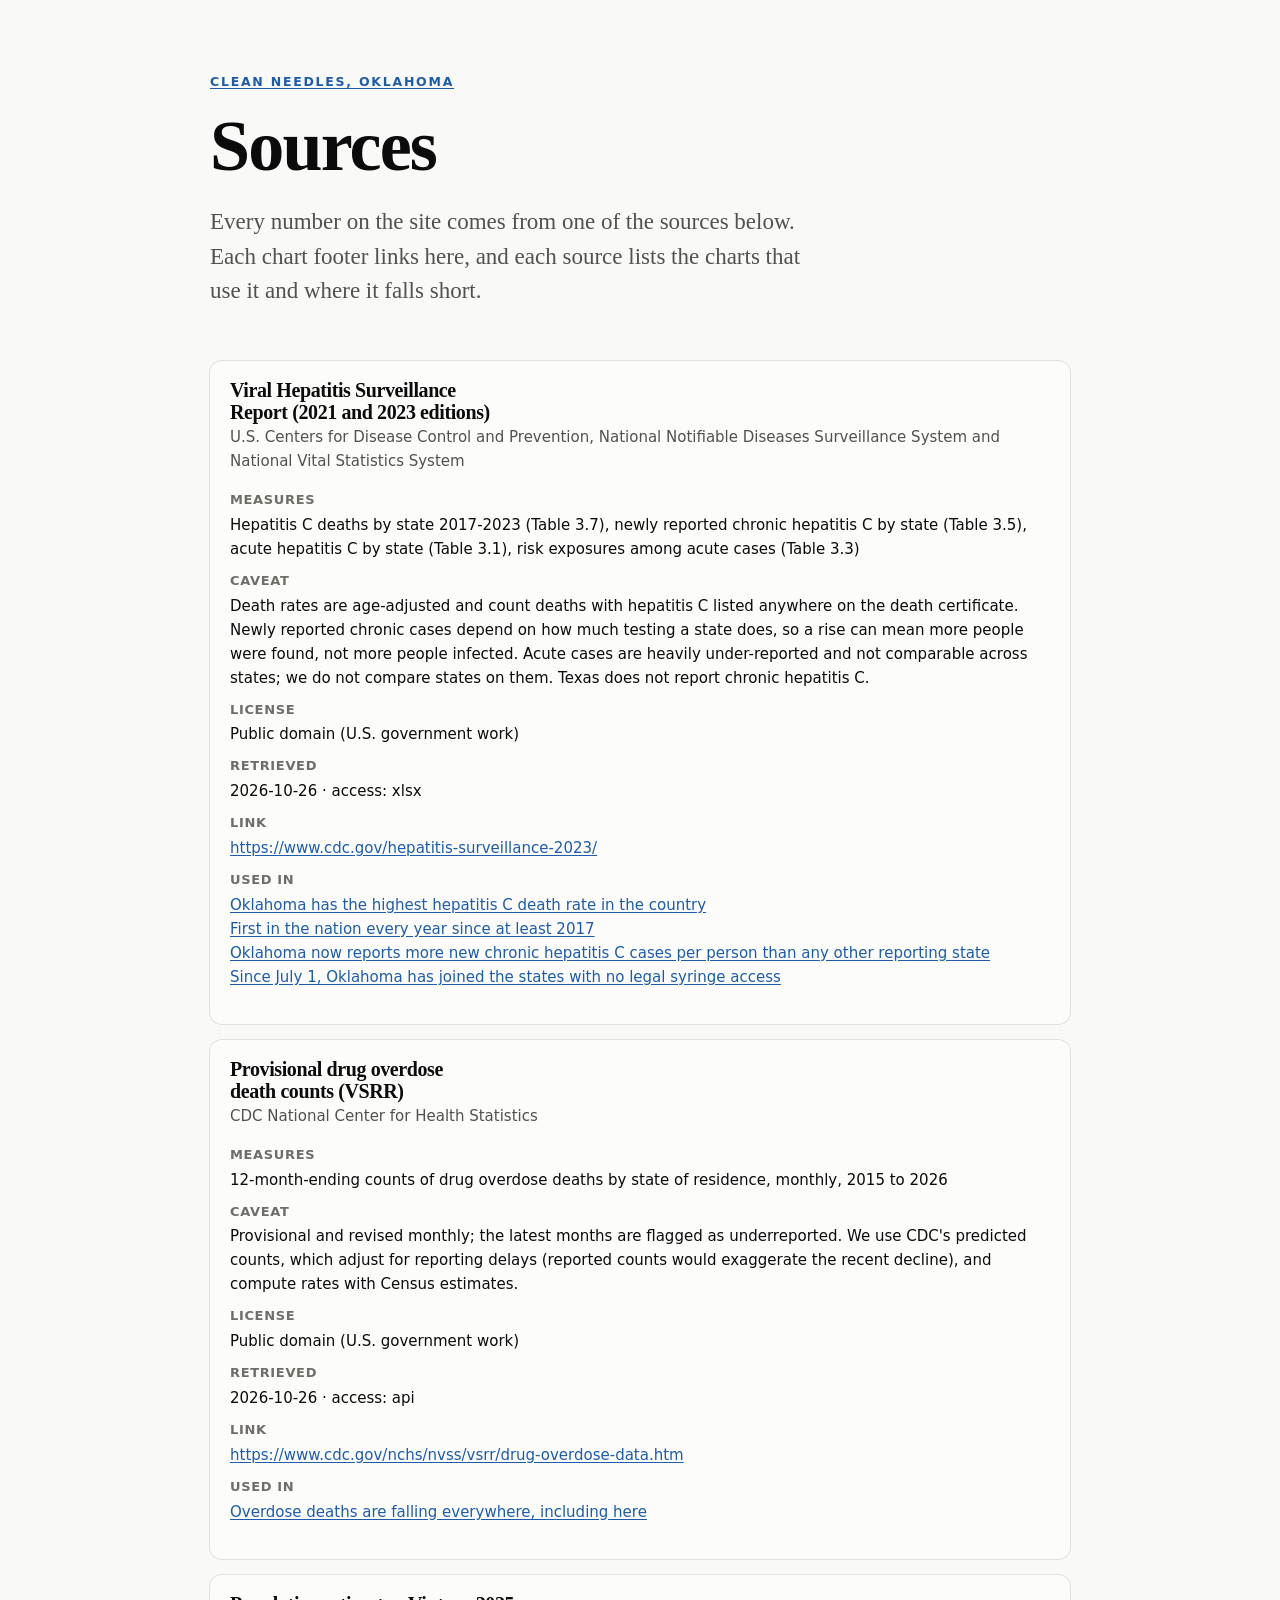
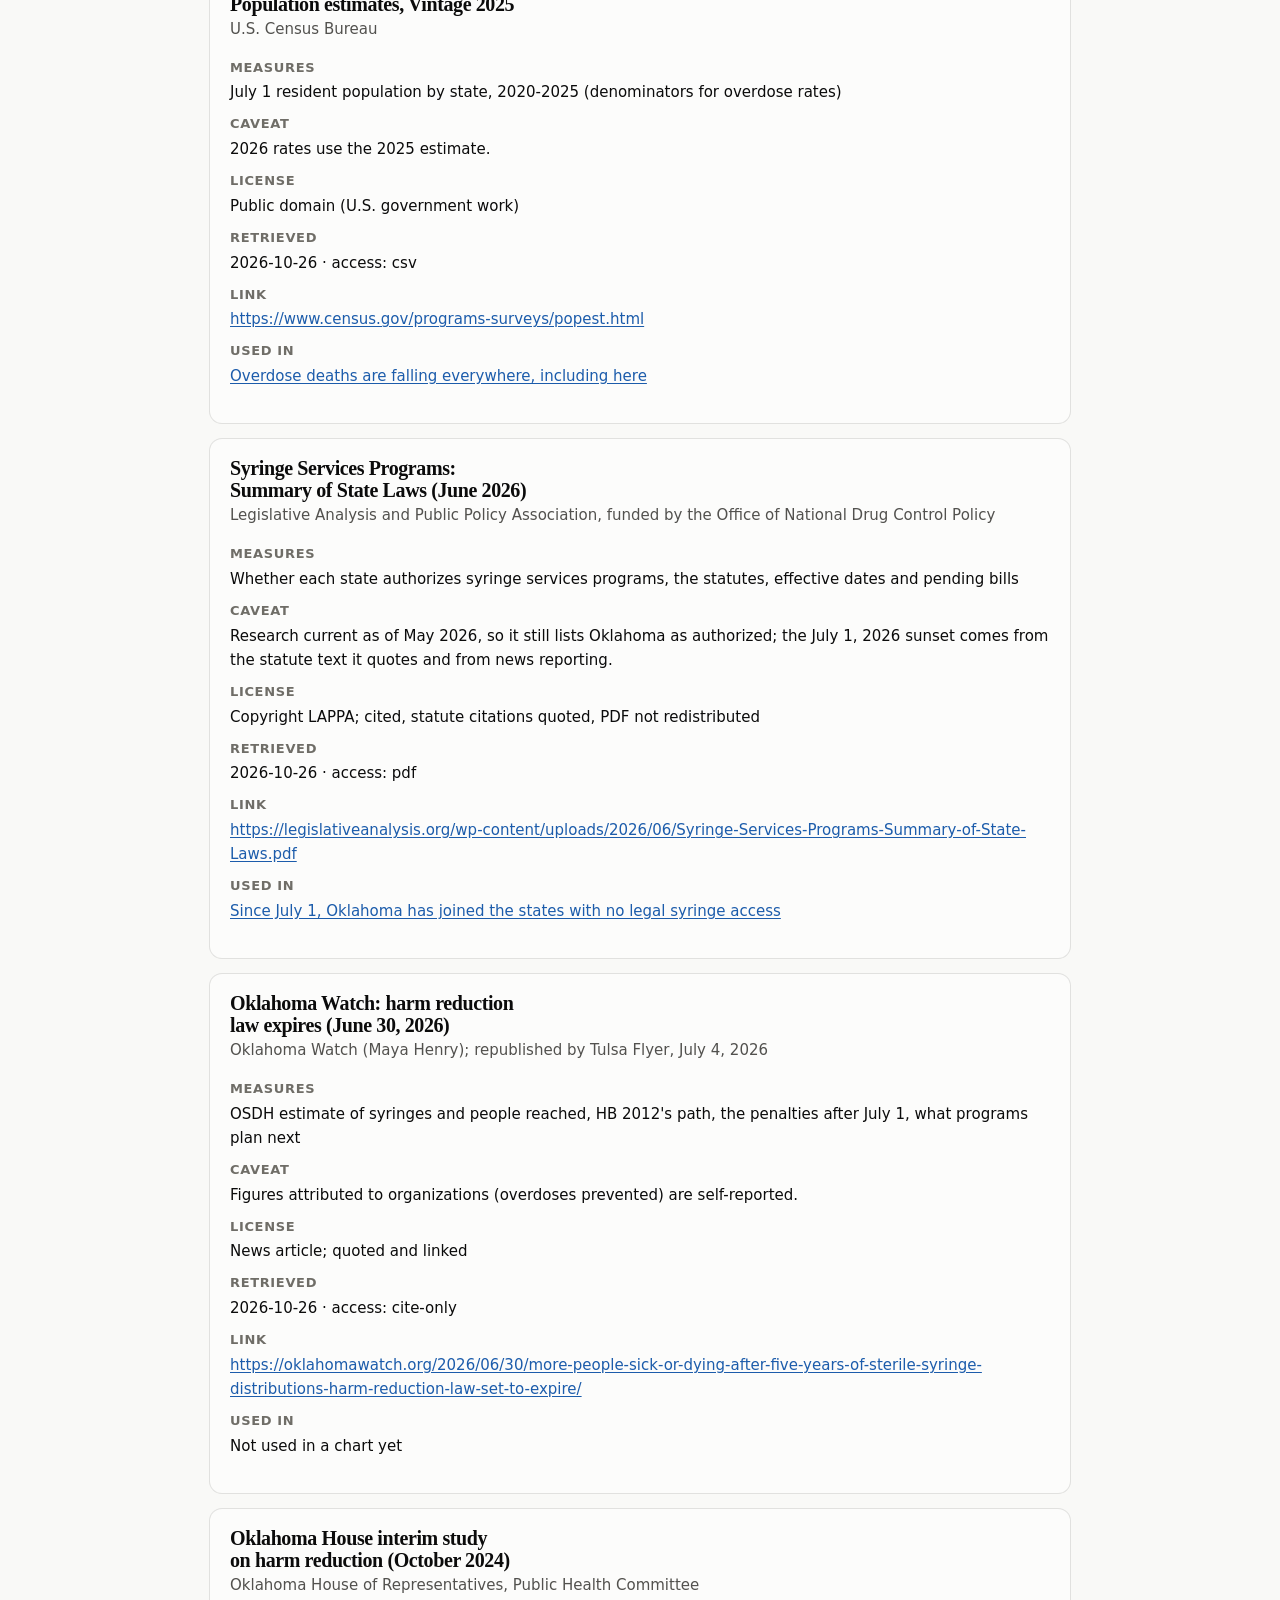
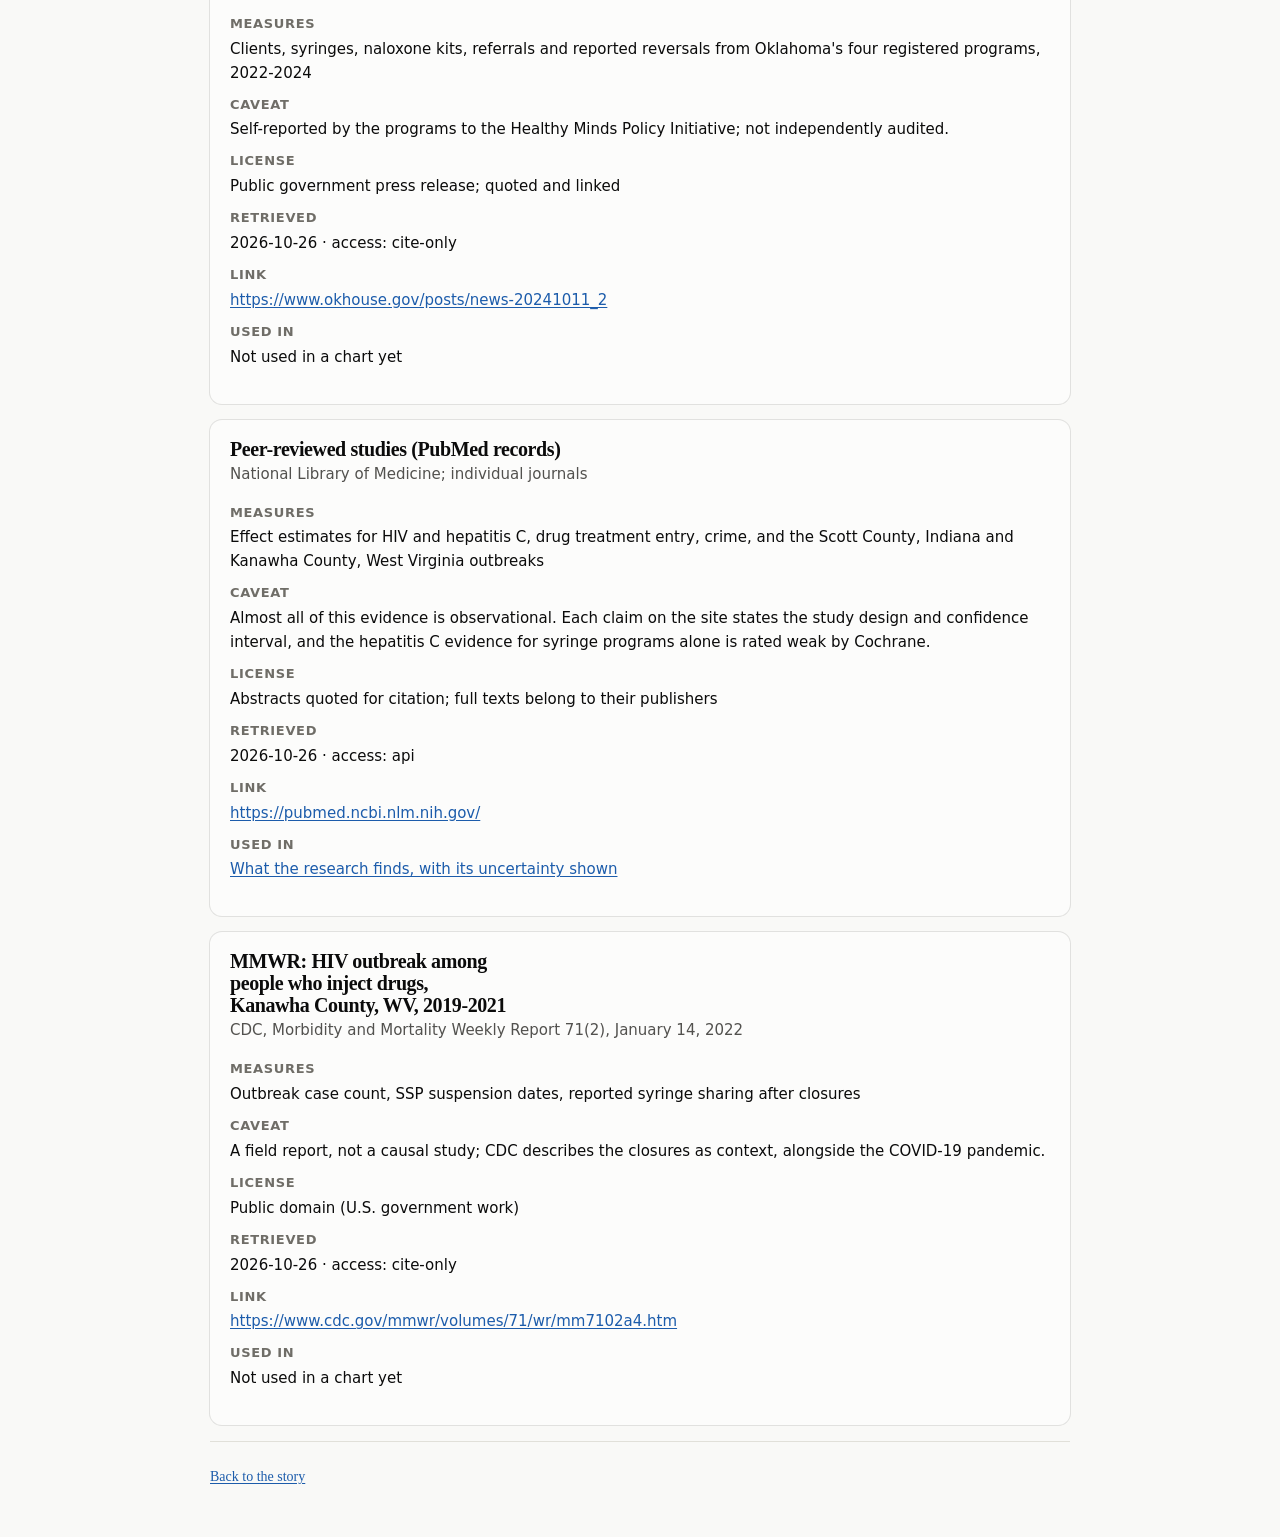
<file: site/sources.html>
<!doctype html>
<html lang="en"><head><meta charset="utf-8"><meta name="viewport" content="width=device-width,initial-scale=1">
<title>Sources</title><link rel="icon" href="data:,"><link rel="stylesheet" href="assets/style.css"></head>
<body><div class="wrap">
<header class="mast"><p class="eyebrow"><a href="index.html">Clean Needles, Oklahoma</a></p><h1>Sources</h1>
<p class="dek">Every number on the site comes from one of the sources below. Each chart footer links here, and each source lists the charts that use it and where it falls short.</p></header>
<main class="srcs">
<article id="cdc_hcv">
  <h2>Viral Hepatitis Surveillance Report (2021 and 2023 editions)</h2>
  <p class="pub">U.S. Centers for Disease Control and Prevention, National Notifiable Diseases Surveillance System and National Vital Statistics System</p>
  <dl>
    <dt>Measures</dt><dd>Hepatitis C deaths by state 2017-2023 (Table 3.7), newly reported chronic hepatitis C by state (Table 3.5), acute hepatitis C by state (Table 3.1), risk exposures among acute cases (Table 3.3)</dd>
    <dt>Caveat</dt><dd>Death rates are age-adjusted and count deaths with hepatitis C listed anywhere on the death certificate. Newly reported chronic cases depend on how much testing a state does, so a rise can mean more people were found, not more people infected. Acute cases are heavily under-reported and not comparable across states; we do not compare states on them. Texas does not report chronic hepatitis C.</dd>
    <dt>License</dt><dd>Public domain (U.S. government work)</dd>
    <dt>Retrieved</dt><dd>2026-10-26 · access: xlsx</dd>
    <dt>Link</dt><dd><a href="https://www.cdc.gov/hepatitis-surveillance-2023/">https://www.cdc.gov/hepatitis-surveillance-2023/</a></dd>
    <dt>Used in</dt><dd class="used-in"><a href="index.html#fig-rank">Oklahoma has the highest hepatitis C death rate in the country</a><br><a href="index.html#fig-trend">First in the nation every year since at least 2017</a><br><a href="index.html#fig-chronic">Oklahoma now reports more new chronic hepatitis C cases per person than any other reporting state</a><br><a href="index.html#fig-map">Since July 1, Oklahoma has joined the states with no legal syringe access</a></dd>
  </dl>
</article><article id="cdc_vsrr">
  <h2>Provisional drug overdose death counts (VSRR)</h2>
  <p class="pub">CDC National Center for Health Statistics</p>
  <dl>
    <dt>Measures</dt><dd>12-month-ending counts of drug overdose deaths by state of residence, monthly, 2015 to 2026</dd>
    <dt>Caveat</dt><dd>Provisional and revised monthly; the latest months are flagged as underreported. We use CDC&#x27;s predicted counts, which adjust for reporting delays (reported counts would exaggerate the recent decline), and compute rates with Census estimates.</dd>
    <dt>License</dt><dd>Public domain (U.S. government work)</dd>
    <dt>Retrieved</dt><dd>2026-10-26 · access: api</dd>
    <dt>Link</dt><dd><a href="https://www.cdc.gov/nchs/nvss/vsrr/drug-overdose-data.htm">https://www.cdc.gov/nchs/nvss/vsrr/drug-overdose-data.htm</a></dd>
    <dt>Used in</dt><dd class="used-in"><a href="index.html#fig-overdose">Overdose deaths are falling everywhere, including here</a></dd>
  </dl>
</article><article id="census_pep">
  <h2>Population estimates, Vintage 2025</h2>
  <p class="pub">U.S. Census Bureau</p>
  <dl>
    <dt>Measures</dt><dd>July 1 resident population by state, 2020-2025 (denominators for overdose rates)</dd>
    <dt>Caveat</dt><dd>2026 rates use the 2025 estimate.</dd>
    <dt>License</dt><dd>Public domain (U.S. government work)</dd>
    <dt>Retrieved</dt><dd>2026-10-26 · access: csv</dd>
    <dt>Link</dt><dd><a href="https://www.census.gov/programs-surveys/popest.html">https://www.census.gov/programs-surveys/popest.html</a></dd>
    <dt>Used in</dt><dd class="used-in"><a href="index.html#fig-overdose">Overdose deaths are falling everywhere, including here</a></dd>
  </dl>
</article><article id="lappa">
  <h2>Syringe Services Programs: Summary of State Laws (June 2026)</h2>
  <p class="pub">Legislative Analysis and Public Policy Association, funded by the Office of National Drug Control Policy</p>
  <dl>
    <dt>Measures</dt><dd>Whether each state authorizes syringe services programs, the statutes, effective dates and pending bills</dd>
    <dt>Caveat</dt><dd>Research current as of May 2026, so it still lists Oklahoma as authorized; the July 1, 2026 sunset comes from the statute text it quotes and from news reporting.</dd>
    <dt>License</dt><dd>Copyright LAPPA; cited, statute citations quoted, PDF not redistributed</dd>
    <dt>Retrieved</dt><dd>2026-10-26 · access: pdf</dd>
    <dt>Link</dt><dd><a href="https://legislativeanalysis.org/wp-content/uploads/2026/06/Syringe-Services-Programs-Summary-of-State-Laws.pdf">https://legislativeanalysis.org/wp-content/uploads/2026/06/Syringe-Services-Programs-Summary-of-State-Laws.pdf</a></dd>
    <dt>Used in</dt><dd class="used-in"><a href="index.html#fig-map">Since July 1, Oklahoma has joined the states with no legal syringe access</a></dd>
  </dl>
</article><article id="okwatch">
  <h2>Oklahoma Watch: harm reduction law expires (June 30, 2026)</h2>
  <p class="pub">Oklahoma Watch (Maya Henry); republished by Tulsa Flyer, July 4, 2026</p>
  <dl>
    <dt>Measures</dt><dd>OSDH estimate of syringes and people reached, HB 2012&#x27;s path, the penalties after July 1, what programs plan next</dd>
    <dt>Caveat</dt><dd>Figures attributed to organizations (overdoses prevented) are self-reported.</dd>
    <dt>License</dt><dd>News article; quoted and linked</dd>
    <dt>Retrieved</dt><dd>2026-10-26 · access: cite-only</dd>
    <dt>Link</dt><dd><a href="https://oklahomawatch.org/2026/06/30/more-people-sick-or-dying-after-five-years-of-sterile-syringe-distributions-harm-reduction-law-set-to-expire/">https://oklahomawatch.org/2026/06/30/more-people-sick-or-dying-after-five-years-of-sterile-syringe-distributions-harm-reduction-law-set-to-expire/</a></dd>
    <dt>Used in</dt><dd class="used-in">Not used in a chart yet</dd>
  </dl>
</article><article id="okhouse">
  <h2>Oklahoma House interim study on harm reduction (October 2024)</h2>
  <p class="pub">Oklahoma House of Representatives, Public Health Committee</p>
  <dl>
    <dt>Measures</dt><dd>Clients, syringes, naloxone kits, referrals and reported reversals from Oklahoma&#x27;s four registered programs, 2022-2024</dd>
    <dt>Caveat</dt><dd>Self-reported by the programs to the Healthy Minds Policy Initiative; not independently audited.</dd>
    <dt>License</dt><dd>Public government press release; quoted and linked</dd>
    <dt>Retrieved</dt><dd>2026-10-26 · access: cite-only</dd>
    <dt>Link</dt><dd><a href="https://www.okhouse.gov/posts/news-20241011_2">https://www.okhouse.gov/posts/news-20241011_2</a></dd>
    <dt>Used in</dt><dd class="used-in">Not used in a chart yet</dd>
  </dl>
</article><article id="pubmed">
  <h2>Peer-reviewed studies (PubMed records)</h2>
  <p class="pub">National Library of Medicine; individual journals</p>
  <dl>
    <dt>Measures</dt><dd>Effect estimates for HIV and hepatitis C, drug treatment entry, crime, and the Scott County, Indiana and Kanawha County, West Virginia outbreaks</dd>
    <dt>Caveat</dt><dd>Almost all of this evidence is observational. Each claim on the site states the study design and confidence interval, and the hepatitis C evidence for syringe programs alone is rated weak by Cochrane.</dd>
    <dt>License</dt><dd>Abstracts quoted for citation; full texts belong to their publishers</dd>
    <dt>Retrieved</dt><dd>2026-10-26 · access: api</dd>
    <dt>Link</dt><dd><a href="https://pubmed.ncbi.nlm.nih.gov/">https://pubmed.ncbi.nlm.nih.gov/</a></dd>
    <dt>Used in</dt><dd class="used-in"><a href="index.html#fig-forest">What the research finds, with its uncertainty shown</a></dd>
  </dl>
</article><article id="mmwr_kanawha">
  <h2>MMWR: HIV outbreak among people who inject drugs, Kanawha County, WV, 2019-2021</h2>
  <p class="pub">CDC, Morbidity and Mortality Weekly Report 71(2), January 14, 2022</p>
  <dl>
    <dt>Measures</dt><dd>Outbreak case count, SSP suspension dates, reported syringe sharing after closures</dd>
    <dt>Caveat</dt><dd>A field report, not a causal study; CDC describes the closures as context, alongside the COVID-19 pandemic.</dd>
    <dt>License</dt><dd>Public domain (U.S. government work)</dd>
    <dt>Retrieved</dt><dd>2026-10-26 · access: cite-only</dd>
    <dt>Link</dt><dd><a href="https://www.cdc.gov/mmwr/volumes/71/wr/mm7102a4.htm">https://www.cdc.gov/mmwr/volumes/71/wr/mm7102a4.htm</a></dd>
    <dt>Used in</dt><dd class="used-in">Not used in a chart yet</dd>
  </dl>
</article>
</main>
<footer><a href="index.html">Back to the story</a></footer>
</div></body></html>
</file>
<file: site/assets/style.css>
/* ok-syringe-access (styles adapted from tech-hiring-gap): shared styles for the story page and the sources page.
   Tokens come from the dataviz skill's validated reference palette (palette.md). */
:root {
  color-scheme: light;
  --page: #f9f9f7;
  --surface: #fcfcfb;
  --ink: #0b0b0b;
  --ink-2: #52514e;
  --muted: #6f6d67;        /* axis/labels; darker than the palette's #898781 so small text clears 4.5:1 */
  --grid: #e1e0d9;
  --axis: #c3c2b7;
  --ring: rgba(11, 11, 11, 0.10);
  --s1: #2a78d6;           /* categorical slot 1, blue */
  --s2: #eb6834;           /* categorical slot 2, orange */
  --context: #898781;      /* de-emphasis gray for comparison series */
  --accent-text: #1c5cab;
  --s1-light: #86b6ef;     /* blue step 250: "before" dot in dumbbells */
  --ord-1: #86b6ef;        /* ordinal ramp for legal status, validated with --ordinal: pilot */
  --ord-2: #3987e5;        /* indirect */
  --ord-3: #184f95;        /* authorized by statute */
  --none: #e1e0d9;         /* not authorized: neutral, not a ramp step */
  --serif: "Iowan Old Style", "Source Serif 4", "Noto Serif", "Palatino Linotype", Palatino, "Charter", Georgia, serif;
  --sans: system-ui, -apple-system, "Segoe UI", sans-serif;
}
@media (prefers-color-scheme: dark) {
  :root:where(:not([data-theme="light"])) {
    color-scheme: dark;
    --page: #0d0d0d; --surface: #1a1a19; --ink: #ffffff; --ink-2: #c3c2b7; --muted: #a3a198;
    --grid: #2c2c2a; --axis: #383835; --ring: rgba(255, 255, 255, 0.10);
    --s1: #3987e5; --s2: #d95926; --context: #898781; --accent-text: #86b6ef; --s1-light: #184f95; --ord-1: #184f95; --ord-2: #5598e7; --ord-3: #9ec5f4; --none: #383835;
  }
}
:root[data-theme="dark"] {
  color-scheme: dark;
  --page: #0d0d0d; --surface: #1a1a19; --ink: #ffffff; --ink-2: #c3c2b7; --muted: #a3a198;
  --grid: #2c2c2a; --axis: #383835; --ring: rgba(255, 255, 255, 0.10);
  --s1: #3987e5; --s2: #d95926; --context: #898781; --accent-text: #86b6ef; --s1-light: #184f95; --ord-1: #184f95; --ord-2: #5598e7; --ord-3: #9ec5f4; --none: #383835;
}

* { box-sizing: border-box; }
html { -webkit-text-size-adjust: 100%; }
body {
  margin: 0; background: var(--page); color: var(--ink);
  font: 17px/1.6 system-ui, -apple-system, "Segoe UI", sans-serif;
}
a { color: var(--accent-text); text-underline-offset: 2px; }
.wrap { max-width: 900px; margin: 0 auto; padding: 0 20px; }
.prose { max-width: 680px; }

/* masthead */
.mast { padding: 72px 0 36px; }
.eyebrow { font-size: 12.5px; letter-spacing: .14em; text-transform: uppercase; color: var(--muted); margin: 0 0 18px; font-weight: 600; }
h1 { font-family: var(--serif); font-size: clamp(38px, 7vw, 72px); line-height: 1.02; letter-spacing: -0.025em; margin: 0 0 22px; font-weight: 700; max-width: 14em; text-wrap: balance; }
.dek { font-family: var(--serif); font-size: clamp(19px, 2.4vw, 23px); line-height: 1.5; color: var(--ink-2); max-width: 620px; margin: 0; }
.hero { margin-top: 44px; }
.hero-stats { display: grid; grid-template-columns: repeat(auto-fit, minmax(210px, 1fr)); gap: 28px; padding-top: 22px; border-top: 2px solid var(--ink); }
.hero-stats > div { display: flex; flex-direction: column; gap: 6px; }
.hs-val { font-family: var(--serif); font-size: clamp(34px, 5vw, 46px); line-height: 1; font-weight: 700; letter-spacing: -0.02em; font-variant-numeric: tabular-nums; }
.hs-val i { font-style: normal; color: var(--muted); font-weight: 400; margin: 0 .18em; }
.hs-lab { font-size: 13.5px; line-height: 1.4; color: var(--ink-2); max-width: 24em; }
.hero-spark { margin-top: 26px; }
.hero-spark svg { display: block; width: 100%; height: auto; overflow: visible; }

/* sticky nav with reading progress */
.nav { position: sticky; top: 0; z-index: 20; background: color-mix(in srgb, var(--page) 86%, transparent); backdrop-filter: blur(10px); -webkit-backdrop-filter: blur(10px); border-bottom: 1px solid var(--grid); }
.nav-in { max-width: 900px; margin: 0 auto; padding: 0 20px; display: flex; align-items: center; gap: 22px; height: 48px; font-size: 14px; }
.nav-home { font-weight: 700; color: var(--ink); text-decoration: none; white-space: nowrap; letter-spacing: -.01em; }
.nav-links { display: flex; gap: 4px; flex: 1; overflow-x: auto; scrollbar-width: none; }
.nav-links::-webkit-scrollbar { display: none; }
.nav-links a { color: var(--ink-2); text-decoration: none; padding: 6px 10px; border-radius: 999px; white-space: nowrap; }
.nav-links a:hover { color: var(--ink); background: var(--ring); }
.nav-links a.on { color: var(--ink); background: var(--ring); font-weight: 600; }
#theme { flex: none; width: 32px; height: 32px; border-radius: 50%; border: 1px solid var(--axis); background: transparent; color: var(--ink-2); font-size: 15px; cursor: pointer; }
#theme:hover { color: var(--ink); border-color: var(--ink-2); }
#theme:focus-visible, .nav-links a:focus-visible { outline: 2px solid var(--s1); outline-offset: 2px; }
.nav-bar { height: 2px; background: var(--s1); transform: scaleX(0); transform-origin: left; }

/* chapters */
.chapter { padding: 72px 0 8px; border-top: 1px solid var(--grid); margin-top: 56px; position: relative; }
.chapter:first-of-type { border-top: 0; margin-top: 0; padding-top: 40px; }
.chap-num { font-family: var(--serif); font-size: clamp(72px, 13vw, 120px); line-height: .85; font-weight: 700; color: transparent; -webkit-text-stroke: 1.5px var(--muted); margin: 0 0 10px; letter-spacing: -0.03em; display: flex; flex-direction: column; }
.chap-num span { font-family: var(--sans); font-size: 12.5px; letter-spacing: .14em; text-transform: uppercase; color: var(--muted); -webkit-text-stroke: 0; font-weight: 600; margin-bottom: 10px; line-height: 1; }
h2 { font-family: var(--serif); font-size: clamp(30px, 4.6vw, 44px); line-height: 1.1; letter-spacing: -0.02em; margin: 0 0 20px; max-width: 18em; text-wrap: balance; }
p { margin: 0 0 16px; }
.prose p { font-family: var(--serif); font-size: 19px; line-height: 1.65; }
.prose p.lede { font-size: 21px; color: var(--ink); }
.prose strong { font-weight: 700; }
.caveat { font-family: var(--sans); font-size: 15px; color: var(--ink-2); border-left: 3px solid var(--s2); background: color-mix(in srgb, var(--s2) 7%, transparent); border-radius: 0 10px 10px 0; padding: 12px 16px; margin: 24px 0; }
.prose .caveat, .prose p.caveat { font-family: var(--sans); font-size: 15px; line-height: 1.55; }
.caveat strong { color: var(--ink); }

/* stat tiles */
.kpis { display: grid; grid-template-columns: repeat(auto-fit, minmax(200px, 1fr)); gap: 12px; margin: 24px 0; }
.tile { background: var(--surface); border-radius: 14px; padding: 18px 20px; box-shadow: 0 0 0 1px var(--ring), 0 1px 2px rgba(0,0,0,.04); border-top: 3px solid var(--s1); }
.tile .lab { font-size: 14px; color: var(--ink-2); margin-bottom: 4px; }
.tile .val { font-family: var(--serif); font-size: 38px; line-height: 1.05; font-weight: 700; letter-spacing: -0.02em; font-variant-numeric: tabular-nums; }
.tile .sub { font-size: 13px; color: var(--muted); margin-top: 4px; }

/* figures */
figure { margin: 32px 0 12px; background: var(--surface); border-radius: 16px; padding: 22px 22px 14px; box-shadow: 0 0 0 1px var(--ring), 0 2px 10px rgba(0,0,0,.05); }
figcaption.title { font-family: var(--serif); font-size: 20px; font-weight: 700; letter-spacing: -.01em; margin: 0 0 4px; }
figcaption.sub { font-size: 14px; color: var(--ink-2); margin: 0 0 12px; }
.src { font-size: 13px; color: var(--muted); margin: 10px 0 0; }
.src a { color: var(--muted); }
.chart { position: relative; }
.chart svg { display: block; width: 100%; height: auto; overflow: visible; }
.chart svg:focus-visible { outline: 2px solid var(--s1); outline-offset: 4px; border-radius: 4px; }
.grid { stroke: var(--grid); stroke-width: 1; }
.axis-line { stroke: var(--axis); stroke-width: 1; }
.ref { stroke: var(--axis); stroke-width: 1; }
.event { stroke: var(--axis); stroke-width: 1; }
.event-label { fill: var(--ink-2); font-size: 12px; }
.cross { stroke: var(--axis); stroke-width: 1; }
.tick { fill: var(--muted); font-size: 12px; font-variant-numeric: tabular-nums; }
.end-label { fill: var(--ink); font-size: 12.5px; font-weight: 600; }
.end-value { fill: var(--ink-2); font-size: 12px; font-weight: 400; }
.legend { display: flex; flex-wrap: wrap; gap: 6px 18px; list-style: none; margin: 0 0 8px; padding: 0; font-size: 13.5px; color: var(--ink-2); }
.legend li { display: flex; align-items: center; gap: 7px; }
.key.line { display: inline-block; width: 16px; height: 3px; border-radius: 2px; }
.tip { position: absolute; pointer-events: none; background: var(--surface); color: var(--ink); border-radius: 8px; padding: 8px 10px; font-size: 13px; box-shadow: 0 0 0 1px var(--ring), 0 6px 18px rgba(0,0,0,.14); min-width: 120px; z-index: 5; }
.tip-title { color: var(--muted); font-size: 12px; margin-bottom: 4px; }
.tip-row { display: flex; align-items: center; gap: 8px; line-height: 1.5; }
.tip-row strong { font-size: 14px; font-variant-numeric: tabular-nums; }
.tip-name { color: var(--ink-2); }
.panels { display: grid; gap: 4px; }
.event-key { margin: 0 0 6px; padding-left: 18px; font-size: 12.5px; color: var(--ink-2); }
.panel-title { font-size: 13px; color: var(--ink-2); font-weight: 600; margin: 8px 0 0 52px; }
.table-view { margin-top: 10px; font-size: 13px; }
.table-view summary { cursor: pointer; color: var(--ink-2); }
.table-scroll { max-height: 260px; overflow: auto; margin-top: 8px; border-radius: 8px; box-shadow: 0 0 0 1px var(--ring); }
.table-view table { border-collapse: collapse; width: 100%; font-variant-numeric: tabular-nums; }
.table-view th, .table-view td { padding: 5px 10px; text-align: left; border-bottom: 1px solid var(--grid); }
.table-view td.num, .table-view th:not(:first-child) { text-align: right; }
.table-view thead th { position: sticky; top: 0; background: var(--surface); }

.next { margin: 56px 0 72px; padding: 22px 24px; border-radius: 12px; background: var(--surface); box-shadow: 0 0 0 1px var(--ring); color: var(--ink-2); }
footer { font-family: var(--serif); border-top: 1px solid var(--grid); padding: 24px 0 48px; font-size: 14px; color: var(--muted); }

/* sources page */
.srcs article { background: var(--surface); border-radius: 12px; padding: 18px 20px; box-shadow: 0 0 0 1px var(--ring); margin: 16px 0; }
.srcs h2 { font-size: 20px; margin: 0 0 2px; }
.srcs .pub { color: var(--ink-2); margin: 0 0 10px; font-size: 15px; }
.srcs dt { font-weight: 600; font-size: 13px; text-transform: uppercase; letter-spacing: .05em; color: var(--muted); margin-top: 10px; }
.srcs dd { margin: 2px 0 0; font-size: 15px; word-break: break-word; }
.used-in a { margin-right: 10px; }

@media (max-width: 560px) {
  body { font-size: 16px; }
  .mast { padding-top: 36px; }
  .tile .val { font-size: 28px; }
  figure { padding: 14px 10px 10px; border-radius: 10px; }
}

/* chapter 6: causes table and loop diagram */
.table-wrap { overflow-x: auto; margin: 24px 0; border-radius: 12px; box-shadow: 0 0 0 1px var(--ring); background: var(--surface); }
table.causes { border-collapse: collapse; width: 100%; min-width: 720px; font-size: 14.5px; line-height: 1.45; }
table.causes th { text-align: left; font-size: 12px; text-transform: uppercase; letter-spacing: .05em; color: var(--muted); padding: 12px 14px; border-bottom: 1px solid var(--grid); }
table.causes td { vertical-align: top; padding: 12px 14px; border-bottom: 1px solid var(--grid); }
table.causes tr:last-child td { border-bottom: 0; }
table.causes td:first-child { font-weight: 600; width: 19%; }
.badge { display: inline-flex; gap: 7px; align-items: center; font-weight: 600; white-space: nowrap; }
.badge svg { flex: none; align-self: center; }
.loops svg { display: block; width: 100%; height: auto; color: var(--ink); }
.loops .node { fill: var(--surface); stroke-width: 1.5; }
.loops .node.meas { stroke: var(--s1); }
.loops .node.infer { stroke: var(--ink-2); stroke-dasharray: 5 4; }
.loops .shock { fill: var(--surface); stroke: var(--ink); stroke-width: 1.5; }
.loops text { fill: var(--ink); font-family: system-ui, -apple-system, "Segoe UI", sans-serif; }
.loops .nt { font-size: 12.5px; font-weight: 600; }
.loops .ns { font-size: 11px; fill: var(--ink-2); }
.loops .el { font-size: 11px; fill: var(--ink-2); }
.loops .lt { font-size: 13.5px; font-weight: 650; }
.loops .edge { fill: none; stroke: var(--ink-2); stroke-width: 1.5; }
.loops .rr { fill: var(--surface); stroke: var(--s1); stroke-width: 1.5; }
.loops .rl { font-size: 12px; font-weight: 700; text-anchor: middle; }
.loops .leg { font-size: 11.5px; fill: var(--ink-2); }
@media (max-width: 560px) { .loops svg { min-width: 640px; } .loops .scroll { overflow-x: auto; } }

.hint { display: none; font-size: 13px; color: var(--muted); margin: 0 0 8px; }
@media (max-width: 560px) { .hint { display: block; } }

/* motion: fade-up on enter (class added by ui.js only when motion is allowed) */
.rv { opacity: 0; transform: translateY(14px); transition: opacity .6s ease, transform .6s ease; }
.rv.in { opacity: 1; transform: none; }
@media (prefers-reduced-motion: reduce) { .rv { opacity: 1; transform: none; transition: none; } }
@media (max-width: 560px) {
  .mast { padding-top: 44px; }
  .nav-home { display: none; }
  .nav-in { gap: 8px; }
  .prose p { font-size: 18px; }
  figure { padding: 16px 12px 10px; }
}

/* ---- ok-syringe-access additions ---- */
.bar-label { fill: var(--muted); font-size: 11px; }
.bar-label.near { fill: var(--ink-2); font-size: 12px; font-weight: 600; }
.ref-strong { stroke: var(--ink-2); stroke-width: 1; }
.key.dot { display: inline-block; width: 10px; height: 10px; border-radius: 50%; }
.key.swatch { display: inline-block; width: 14px; height: 14px; border-radius: 4px; }
.key.swatch.ring { box-shadow: inset 0 0 0 2px var(--ink); }

/* forest plot: HTML rows, one SVG strip per estimate on a shared log scale */
.forest { display: grid; gap: 0; }
.forest-row { display: grid; grid-template-columns: 1fr 48% 150px; align-items: center; gap: 12px; padding: 6px 0; border-bottom: 1px solid var(--grid); }
.forest-head, .forest-foot { border-bottom: 0; padding: 0; }
.forest-group { font-size: 12px; text-transform: uppercase; letter-spacing: .08em; color: var(--muted); font-weight: 650; padding: 16px 0 4px; }
.forest-label { display: flex; flex-direction: column; gap: 2px; font-size: 14px; line-height: 1.35; }
.fl-main { color: var(--ink); }
.fl-note { color: var(--muted); font-size: 12.5px; }
.forest-scale svg { display: block; width: 100%; height: auto; overflow: visible; }
.forest-val { font-size: 13.5px; color: var(--ink-2); font-variant-numeric: tabular-nums; }
.forest-val strong { color: var(--ink); font-size: 15px; }
.fl-flag { display: block; font-size: 12px; color: var(--muted); }
.forest-dir { display: flex; justify-content: space-between; font-size: 12px; color: var(--ink-2); padding: 0 6px 4px; }
.forest-axis-cap { text-align: center; font-size: 12px; color: var(--muted); }
.forest.narrow .forest-row { grid-template-columns: 1fr; gap: 4px; }
.forest.narrow .forest-head .forest-label, .forest.narrow .forest-foot .forest-label { display: none; }

/* timeline */
.timeline { list-style: none; margin: 28px 0; padding: 0; position: relative; }
.timeline::before { content: ""; position: absolute; left: 7px; top: 6px; bottom: 6px; width: 2px; background: var(--grid); }
.timeline li { position: relative; padding: 0 0 22px 32px; }
.timeline li::before { content: ""; position: absolute; left: 0; top: 5px; width: 12px; height: 12px; border-radius: 50%; background: var(--s1); box-shadow: 0 0 0 3px var(--page); }
.timeline li.end::before { background: var(--page); box-shadow: 0 0 0 3px var(--page), inset 0 0 0 3px var(--ink); }
.timeline .when { font-size: 13px; letter-spacing: .06em; text-transform: uppercase; color: var(--muted); font-weight: 650; }
.timeline .what { font-family: var(--serif); font-size: 19px; line-height: 1.45; }
.timeline .src-inline { font-size: 13px; color: var(--muted); }

/* pull quote */
.pull { font-family: var(--serif); font-size: clamp(21px, 2.6vw, 25px); line-height: 1.45; border-left: 3px solid var(--s1); padding: 4px 0 4px 20px; margin: 28px 0; color: var(--ink); }
.pull cite { display: block; font-family: var(--sans); font-style: normal; font-size: 13px; color: var(--muted); margin-top: 8px; }

/* the ask */
.asks { counter-reset: ask; list-style: none; padding: 0; margin: 24px 0; display: grid; gap: 12px; }
.asks li { counter-increment: ask; background: var(--surface); border-radius: 12px; padding: 16px 18px 16px 58px; position: relative; box-shadow: 0 0 0 1px var(--ring); font-size: 16px; line-height: 1.5; }
.asks li::before { content: counter(ask); position: absolute; left: 18px; top: 14px; font-family: var(--serif); font-size: 26px; font-weight: 700; color: var(--s1); }
.asks li strong { display: block; font-size: 17px; margin-bottom: 2px; }
.tile .val small { font-size: .5em; font-weight: 600; color: var(--ink-2); margin-left: 2px; }

/* chapter 4 case studies */
.cases { display: grid; grid-template-columns: repeat(auto-fit, minmax(280px, 1fr)); gap: 16px; margin: 28px 0; }
.case { background: var(--surface); border-radius: 16px; padding: 22px; box-shadow: 0 0 0 1px var(--ring), 0 2px 10px rgba(0,0,0,.05); }
.case p { margin: 0 0 12px; font-size: 15.5px; line-height: 1.55; }
.case .case-where { font-size: 12.5px; letter-spacing: .1em; text-transform: uppercase; color: var(--muted); font-weight: 650; margin-bottom: 6px; }
.case .case-num { font-family: var(--serif); font-size: clamp(54px, 9vw, 76px); line-height: 1; font-weight: 700; letter-spacing: -0.03em; margin: 0; }
.case .case-lab { font-size: 14.5px; color: var(--ink-2); margin-bottom: 14px; }
.case .src { margin: 0; }
.kpi-head { font-size: 13px; letter-spacing: .1em; text-transform: uppercase; color: var(--muted); margin: 36px 0 0; font-weight: 650; }
a.cite { text-decoration-style: dotted; }
footer code { font-size: 13px; }

/* labels sit on a surface halo so gridlines and reference lines never cut through them */
.end-label, .end-value, .end-context, .event-label { paint-order: stroke; stroke: var(--surface); stroke-width: 4px; stroke-linejoin: round; }
.end-context { fill: var(--muted); font-size: 12px; }
.forest-dir { position: relative; height: 18px; display: block; padding: 0; }
.forest-dir span { position: absolute; top: 0; white-space: nowrap; }
#fig-map .chart svg { margin: 0 auto; }
.ctx { fill: var(--surface); stroke: var(--grid); stroke-width: 1; }
.state { stroke: var(--surface); stroke-width: 2; stroke-linejoin: round; transition: filter .15s; }
.state.ring { stroke: var(--ink); stroke-width: 3; }
.state-g { cursor: default; outline: none; }
.state-g:hover .state, .state-g:focus-visible .state { filter: brightness(1.08); }
.state-g:focus-visible .state { stroke: var(--s1); stroke-width: 3; }
.state-label { font-family: var(--sans); }
.state-abbr { font-size: 20px; font-weight: 750; letter-spacing: -0.01em; }
.state-main { font-size: 12.5px; font-weight: 650; }
.state-sub { font-size: 12px; }
@media (max-width: 560px) { .state-abbr { font-size: 15px; } .state-main, .state-sub { font-size: 10.5px; } }
</file>
